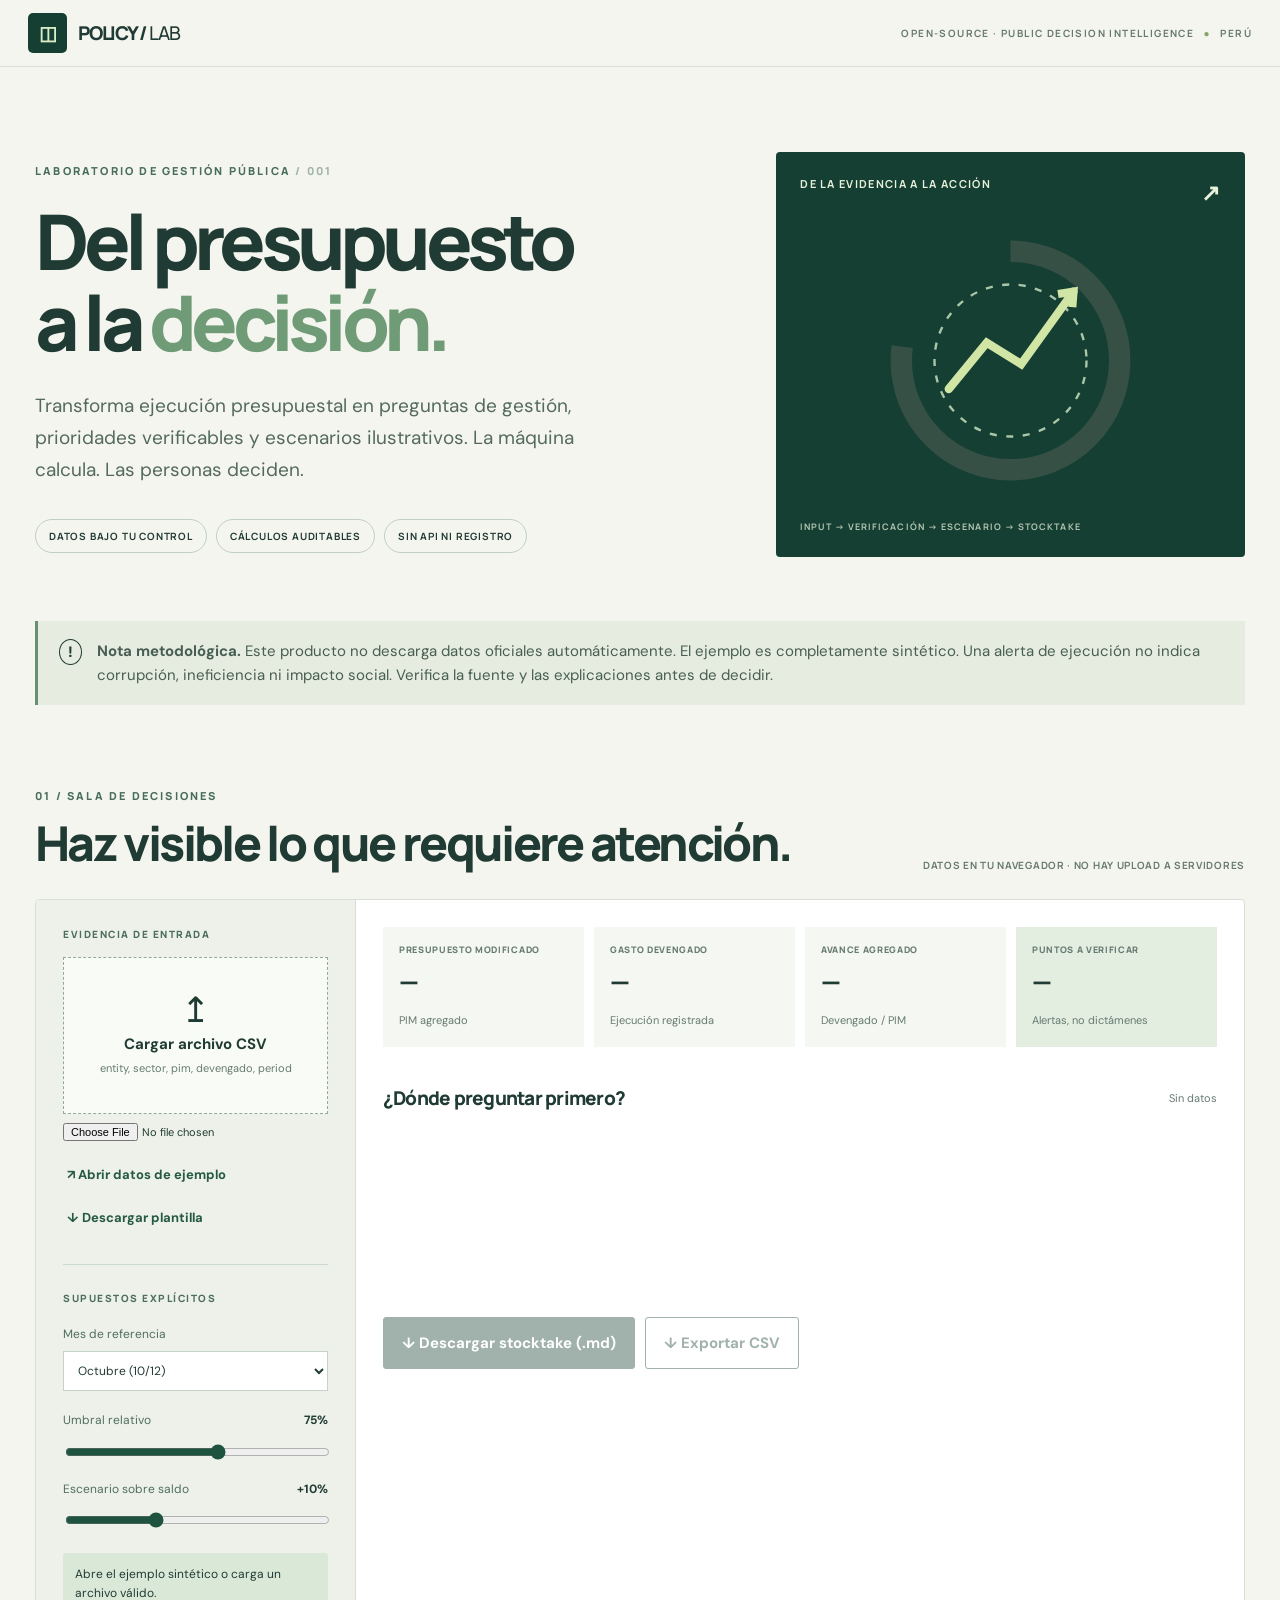
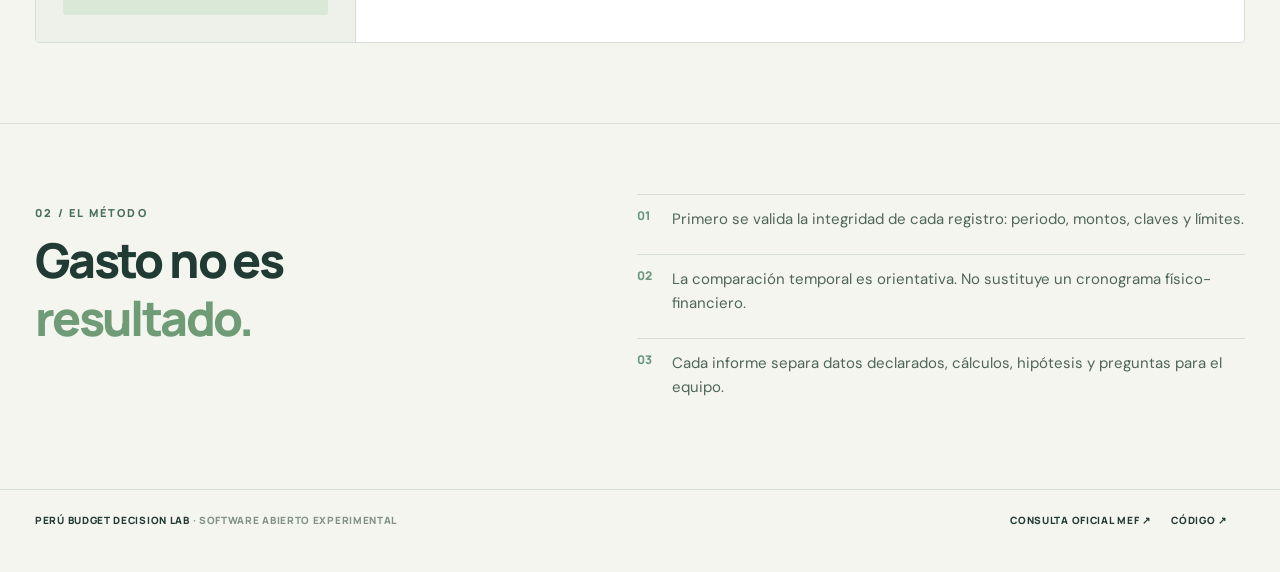
<file: tools/budget-lab/index.html>
<!doctype html><html lang="es"><head><meta charset="utf-8"><meta name="viewport" content="width=device-width, initial-scale=1"><meta name="description" content="Laboratorio abierto de decisiones presupuestales en Perú: escenarios auditables, alertas y reportes descargables."><title>Budget Decision Lab | Perú</title><link rel="stylesheet" href="style.css"></head><body>
<header class="mast"><a class="brand" href="#inicio"><span class="mark">◫</span> POLICY / <span>LAB</span></a><span class="mastnote">OPEN-SOURCE · PUBLIC DECISION INTELLIGENCE <i>●</i> PERÚ</span></header>
<main id="inicio"><section class="hero"><div><p class="eyebrow">LABORATORIO DE GESTIÓN PÚBLICA <span> / 001</span></p><h1>Del presupuesto<br>a la <em>decisión.</em></h1><p class="lead">Transforma ejecución presupuestal en preguntas de gestión, prioridades verificables y escenarios ilustrativos. La máquina calcula. Las personas deciden.</p><div class="chips"><span>DATOS BAJO TU CONTROL</span><span>CÁLCULOS AUDITABLES</span><span>SIN API NI REGISTRO</span></div></div><div class="heroart" aria-hidden="true"><div class="arttitle">DE LA EVIDENCIA A LA ACCIÓN <b>↗</b></div><div class="orb"><svg viewBox="0 0 240 240"><circle cx="120" cy="120" r="92" fill="none" stroke="#365045" stroke-width="18" stroke-dasharray="445 578" transform="rotate(-90 120 120)"/><circle cx="120" cy="120" r="64" fill="none" stroke="#a9c7a8" stroke-width="2" stroke-dasharray="6 8"/><path d="M68 144l32-39 29 18 44-61" fill="none" stroke="#d1e5a4" stroke-width="7" stroke-linecap="round"/><path d="M160 64l13-2-1 13" fill="none" stroke="#d1e5a4" stroke-width="7"/></svg></div><div class="artfoot">INPUT → VERIFICACIÓN → ESCENARIO → STOCKTAKE</div></div></section>
<div class="notice"><span class="symbol">!</span><p><strong>Nota metodológica.</strong> Este producto no descarga datos oficiales automáticamente. El ejemplo es completamente sintético. Una alerta de ejecución no indica corrupción, ineficiencia ni impacto social. Verifica la fuente y las explicaciones antes de decidir.</p></div>
<section class="workspace"><div class="head"><div><p class="eyebrow">01 / SALA DE DECISIONES</p><h2>Haz visible lo que requiere atención.</h2></div><span>DATOS EN TU NAVEGADOR · NO HAY UPLOAD A SERVIDORES</span></div>
<div class="panes"><aside class="settings"><p class="label">EVIDENCIA DE ENTRADA</p><label class="uploader" for="upload"><span>↥</span><b>Cargar archivo CSV</b><small>entity, sector, pim, devengado, period</small></label><input type="file" id="upload" accept=".csv,text/csv"><div class="links"><button id="sample" type="button">↗ Abrir datos de ejemplo</button><button id="template" type="button">↓ Descargar plantilla</button></div>
<div class="hair"></div><p class="label">SUPUESTOS EXPLÍCITOS</p><label class="field">Mes de referencia<select id="month"><option value="10">Octubre (10/12)</option><option value="1">Enero</option><option value="2">Febrero</option><option value="3">Marzo</option><option value="4">Abril</option><option value="5">Mayo</option><option value="6">Junio</option><option value="7">Julio</option><option value="8">Agosto</option><option value="9">Setiembre</option><option value="11">Noviembre</option><option value="12">Diciembre</option></select></label><label class="field">Umbral relativo <strong id="threshold-text">75%</strong><input type="range" id="threshold" min="40" max="100" step="5" value="75"></label><label class="field">Escenario sobre saldo <strong id="scenario-text">+10%</strong><input type="range" id="scenario" min="0" max="30" step="5" value="10"></label><div id="status" class="status" role="status">Abre el ejemplo sintético o carga un archivo válido.</div></aside>
<div class="outcomes"><div class="kpis"><div><span>PRESUPUESTO MODIFICADO</span><strong id="pim">—</strong><small>PIM agregado</small></div><div><span>GASTO DEVENGADO</span><strong id="spent">—</strong><small>Ejecución registrada</small></div><div><span>AVANCE AGREGADO</span><strong id="ratio">—</strong><small>Devengado / PIM</small></div><div class="flag"><span>PUNTOS A VERIFICAR</span><strong id="flags">—</strong><small>Alertas, no dictámenes</small></div></div><div class="charttop"><h3>¿Dónde preguntar primero?</h3><span id="meta">Sin datos</span></div><div id="bars" class="bars" aria-label="Ejecución porcentual por entidad"></div><div class="download"><button disabled id="report">↓ Descargar stocktake (.md)</button><button disabled id="export" class="secondary">↓ Exportar CSV</button></div></div></div></section>
<section class="about"><div><p class="eyebrow">02 / EL MÉTODO</p><h2>Gasto no es<br><em>resultado.</em></h2></div><div class="principles"><div><b>01</b><p>Primero se valida la integridad de cada registro: periodo, montos, claves y límites.</p></div><div><b>02</b><p>La comparación temporal es orientativa. No sustituye un cronograma físico-financiero.</p></div><div><b>03</b><p>Cada informe separa datos declarados, cálculos, hipótesis y preguntas para el equipo.</p></div></div></section>
<footer><div>PERÚ BUDGET DECISION LAB <span>· SOFTWARE ABIERTO EXPERIMENTAL</span></div><div><a href="https://www.mef.gob.pe/es/seguimiento-de-la-ejecucion-presupuestal-consulta-amigable" target="_blank" rel="noopener">CONSULTA OFICIAL MEF ↗</a> <a href="https://github.com/manuelpastorv/peru-health-map/tree/main/tools/budget-lab">CÓDIGO ↗</a></div></footer></main><script type="module" src="app.mjs"></script></body></html>
</file>
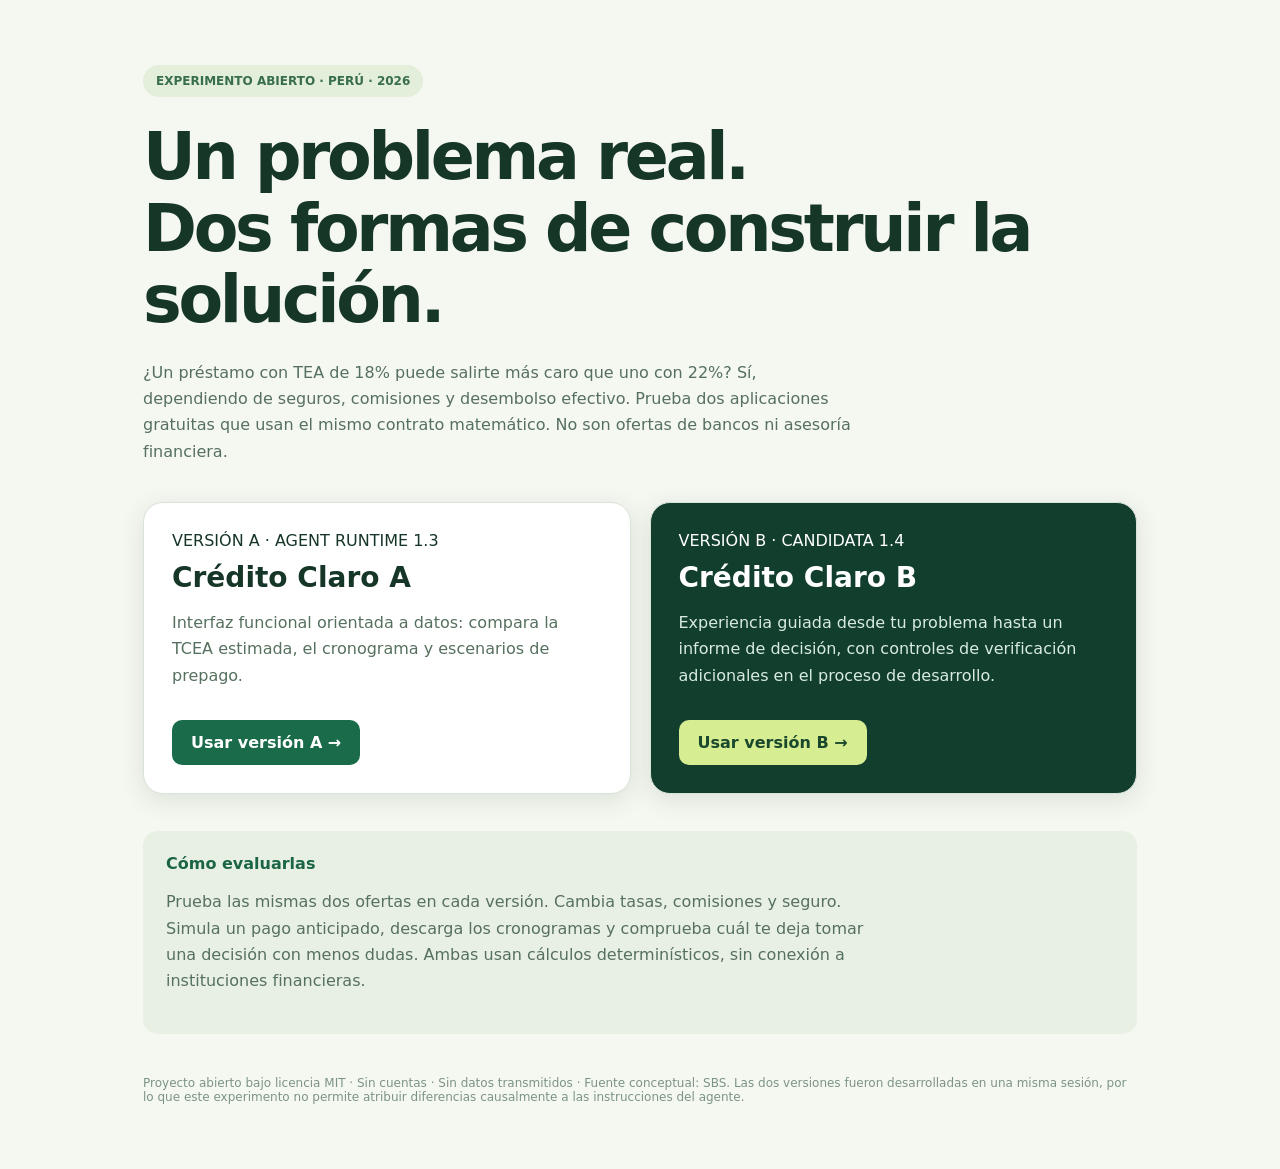
<file: tools/credito-claro/index.html>
<!doctype html><html lang="es-PE"><head><meta charset="utf-8"><meta name="viewport" content="width=device-width,initial-scale=1"><title>Crédito Claro Perú · Compara dos versiones</title><style>
:root{font-family:system-ui,-apple-system,'Segoe UI',sans-serif;background:#f5f7f1;color:#163627}*{box-sizing:border-box}body{margin:0}main{max-width:1040px;margin:auto;padding:65px 23px}.chip{display:inline-block;background:#e4efdb;color:#386e4c;padding:9px 13px;border-radius:20px;font-weight:750;font-size:12px}h1{font-size:clamp(36px,6vw,65px);line-height:1.1;letter-spacing:-.05em;margin:24px 0}p{color:#56705e;line-height:1.65;max-width:720px}.two{display:grid;grid-template-columns:1fr 1fr;gap:19px;margin:37px 0}.card{border-radius:20px;background:white;border:1px solid #d8e4d9;padding:28px;box-shadow:0 6px 24px #2e5b3020}.card.b{background:#123e2e;color:white}.card.b p{color:#d8ebe0}.card h2{font-size:28px;margin:11px 0}.card a{display:inline-block;margin-top:15px;padding:13px 19px;background:#196b4a;border-radius:10px;color:white;text-decoration:none;font-weight:750}.card.b a{background:#d6ed91;color:#1a482d}.small{font-size:12px}.steps{padding:23px;background:#e8f0e4;border-radius:15px}.steps strong{color:#1b6546}footer{color:#7c9482;font-size:12px;margin-top:42px}@media(max-width:700px){main{padding:40px 16px}.two{grid-template-columns:1fr}.card{padding:22px}}</style></head><body><main><span class="chip">EXPERIMENTO ABIERTO · PERÚ · 2026</span><h1>Un problema real.<br>Dos formas de construir la solución.</h1><p>¿Un préstamo con TEA de 18% puede salirte más caro que uno con 22%? Sí, dependiendo de seguros, comisiones y desembolso efectivo. Prueba dos aplicaciones gratuitas que usan el mismo contrato matemático. No son ofertas de bancos ni asesoría financiera.</p><div class="two"><section class="card"><span>VERSIÓN A · AGENT RUNTIME 1.3</span><h2>Crédito Claro A</h2><p>Interfaz funcional orientada a datos: compara la TCEA estimada, el cronograma y escenarios de prepago.</p><a href="a/">Usar versión A →</a></section><section class="card b"><span>VERSIÓN B · CANDIDATA 1.4</span><h2>Crédito Claro B</h2><p>Experiencia guiada desde tu problema hasta un informe de decisión, con controles de verificación adicionales en el proceso de desarrollo.</p><a href="b/">Usar versión B →</a></section></div><div class="steps"><strong>Cómo evaluarlas</strong><p>Prueba las mismas dos ofertas en cada versión. Cambia tasas, comisiones y seguro. Simula un pago anticipado, descarga los cronogramas y comprueba cuál te deja tomar una decisión con menos dudas. Ambas usan cálculos determinísticos, sin conexión a instituciones financieras.</p></div><footer>Proyecto abierto bajo licencia MIT · Sin cuentas · Sin datos transmitidos · Fuente conceptual: SBS. Las dos versiones fueron desarrolladas en una misma sesión, por lo que este experimento no permite atribuir diferencias causalmente a las instrucciones del agente.</footer></main></body></html>
</file>
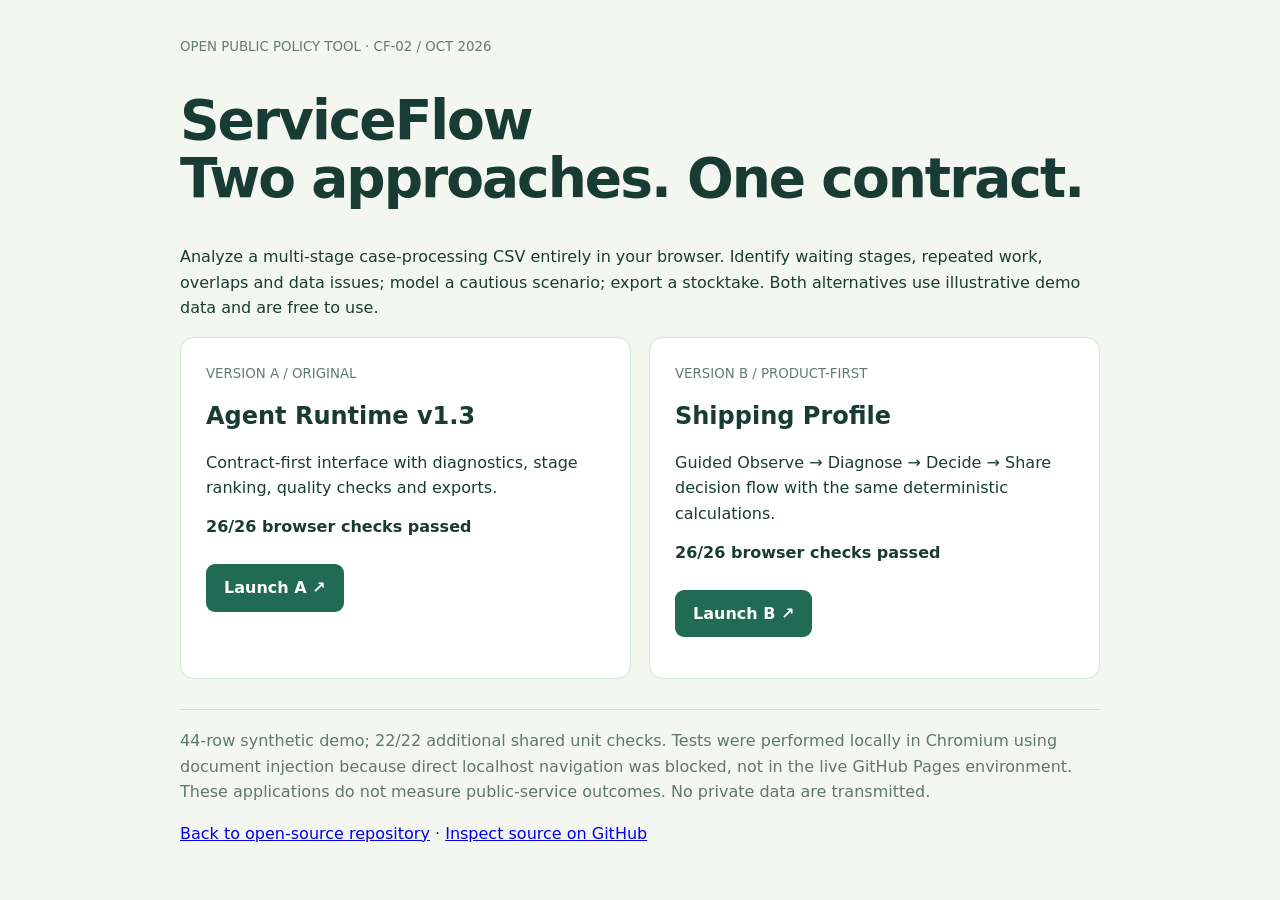
<file: tools/serviceflow/index.html>
<!doctype html><html lang="en"><meta charset="utf-8"><meta name="viewport" content="width=device-width, initial-scale=1"><title>ServiceFlow · A/B open-source experiment</title><style>:root{font-family:system-ui;color:#183c34;background:#f3f6f1}*{box-sizing:border-box}body{max-width:960px;margin:0 auto;padding:36px 20px}h1{font-size:clamp(32px,6vw,55px);letter-spacing:-2px;line-height:1.05}p{line-height:1.6}article{padding:25px;border:1px solid #d4e4d9;border-radius:14px;background:#fff;min-width:0}main{display:grid;grid-template-columns:1fr 1fr;gap:18px}a.launch{display:inline-block;margin-top:12px;color:#fff;text-decoration:none;background:#216b54;padding:11px 18px;border-radius:9px;font-weight:700}small{color:#627c6d}.note{border-top:1px solid #ceded4;margin-top:30px;padding-top:18px;color:#60786a}@media(max-width:650px){main{grid-template-columns:1fr}}</style><small>OPEN PUBLIC POLICY TOOL · CF-02 / OCT 2026</small><h1>ServiceFlow<br>Two approaches. One contract.</h1><p>Analyze a multi-stage case-processing CSV entirely in your browser. Identify waiting stages, repeated work, overlaps and data issues; model a cautious scenario; export a stocktake. Both alternatives use illustrative demo data and are free to use.</p><main><article><small>VERSION A / ORIGINAL</small><h2>Agent Runtime v1.3</h2><p>Contract-first interface with diagnostics, stage ranking, quality checks and exports.</p><strong>26/26 browser checks passed</strong><p><a class="launch" href="a/index.html">Launch A ↗</a></p></article><article><small>VERSION B / PRODUCT-FIRST</small><h2>Shipping Profile</h2><p>Guided Observe → Diagnose → Decide → Share decision flow with the same deterministic calculations.</p><strong>26/26 browser checks passed</strong><p><a class="launch" href="b/index.html">Launch B ↗</a></p></article></main><p class="note">44-row synthetic demo; 22/22 additional shared unit checks. Tests were performed locally in Chromium using document injection because direct localhost navigation was blocked, not in the live GitHub Pages environment. These applications do not measure public-service outcomes. No private data are transmitted.</p><p><a href="../../README.md">Back to open-source repository</a> · <a href="https://github.com/manuelpastorv/peru-health-map/tree/main/tools/serviceflow">Inspect source on GitHub</a></p></html>
</file>
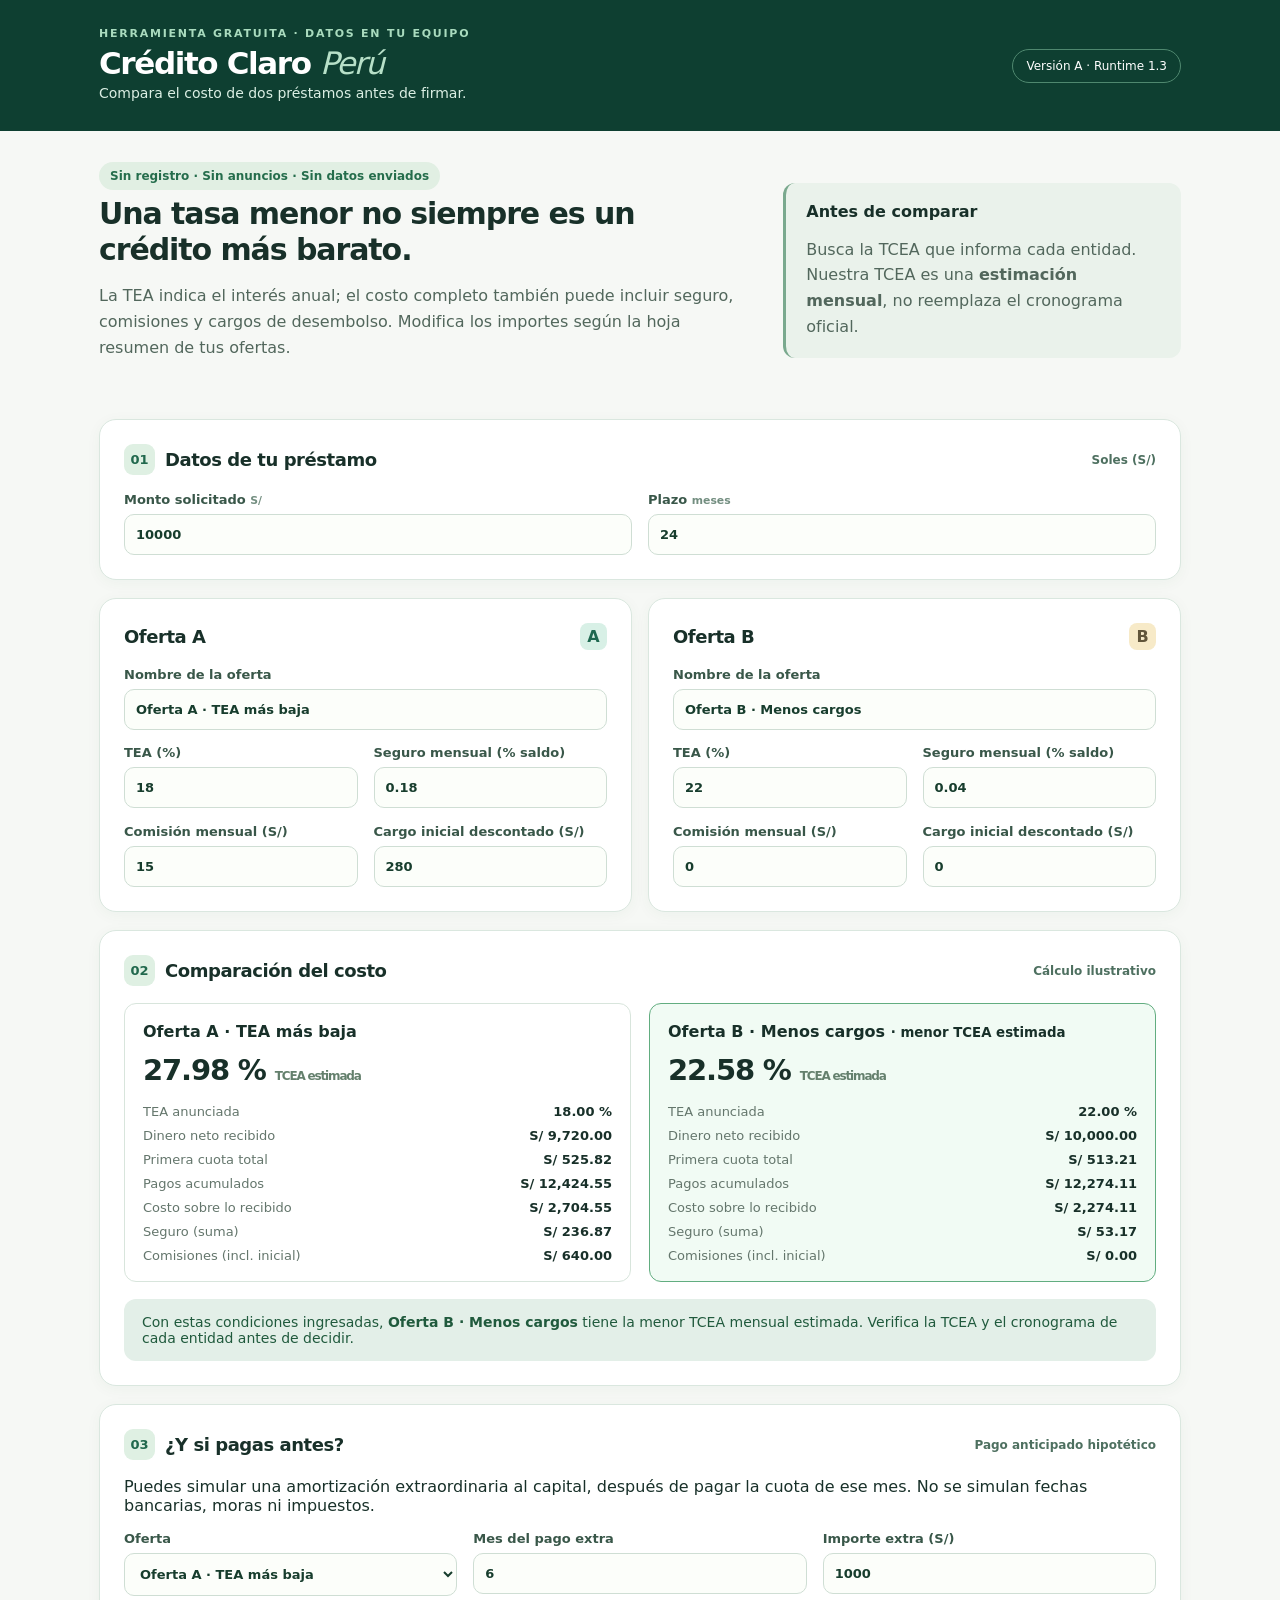
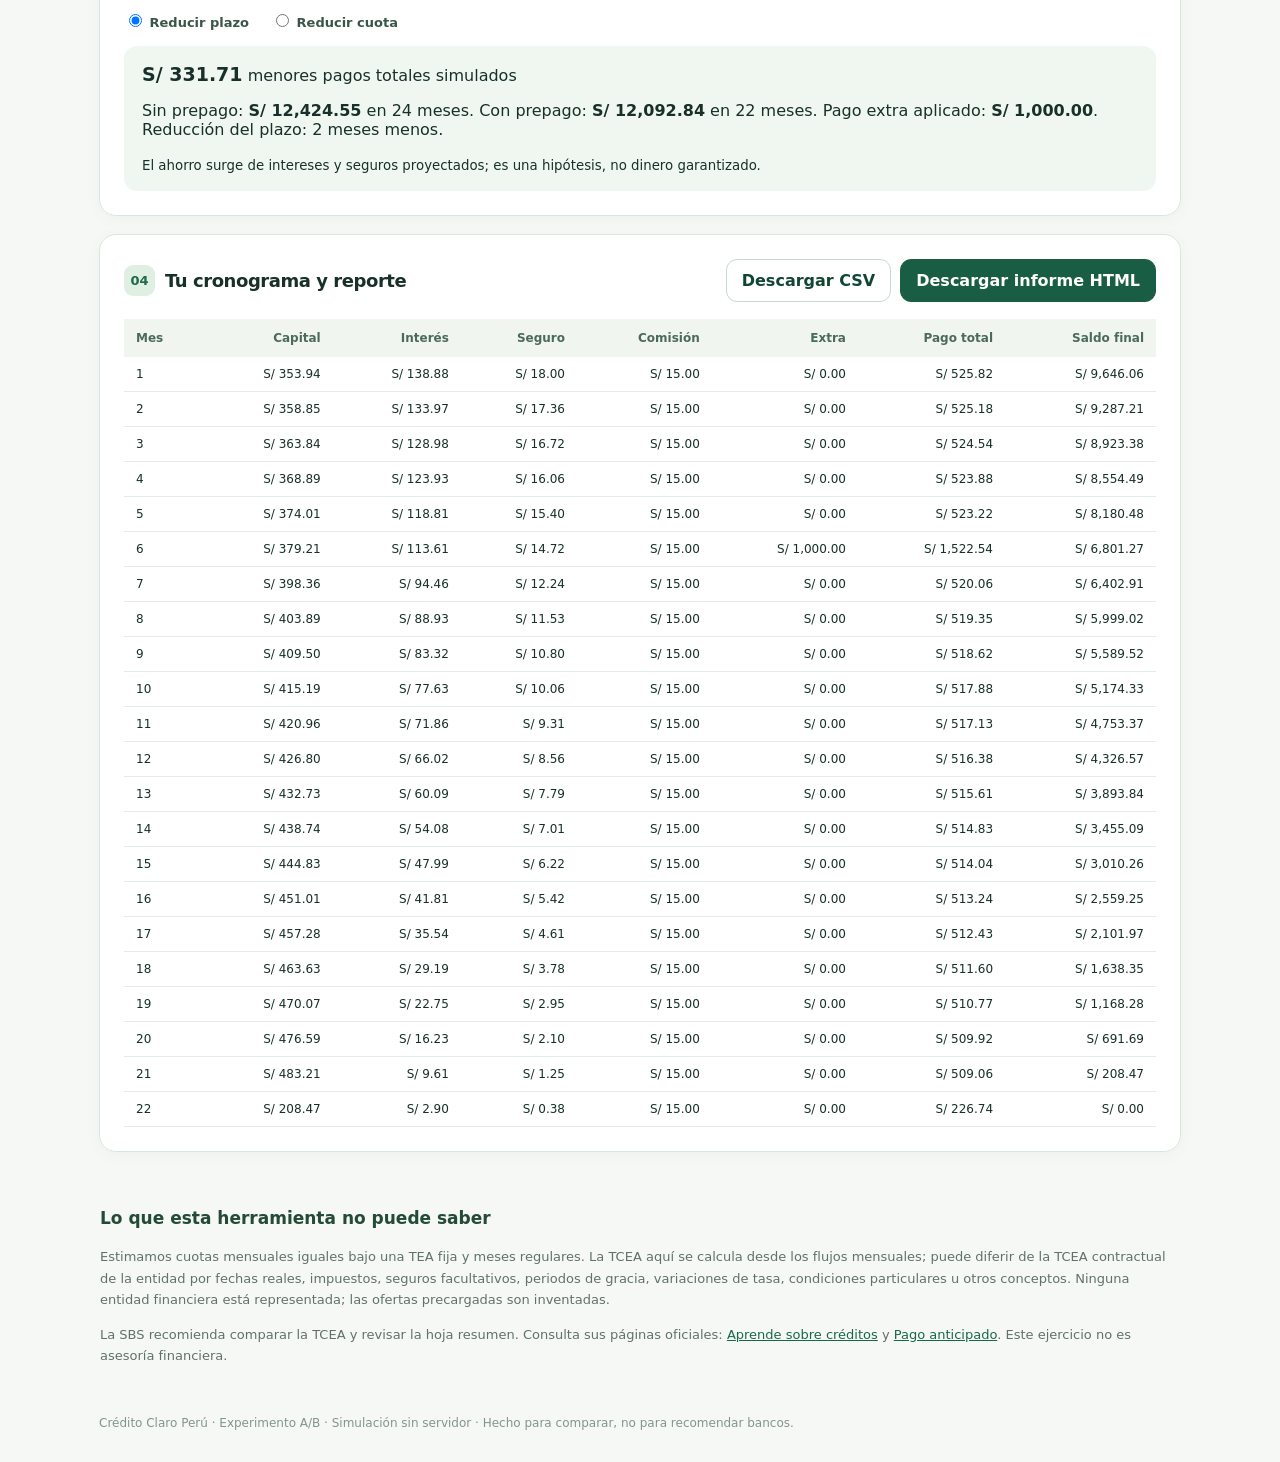
<file: tools/credito-claro/a/index.html>
<!doctype html><html lang="es-PE"><head><meta charset="utf-8"><meta name="viewport" content="width=device-width,initial-scale=1"><meta name="color-scheme" content="light"><title>Crédito Claro Perú · Runtime 1.3</title><style>:root{font-family:Inter,system-ui,-apple-system,BlinkMacSystemFont,"Segoe UI",sans-serif;color:#183029;background:#f6f8f5}*{box-sizing:border-box}body{margin:0}button,input,select{font:inherit}a{color:#17684e}button{cursor:pointer;border:1px solid #c7d8d0;color:#124632;border-radius:11px;padding:11px 15px;background:#fff;font-weight:650}button:hover{background:#ecf6ed}button.primary{background:#195d45;color:#fff;border-color:#195d45}.layout{max-width:1130px;margin:auto;padding-left:24px;padding-right:24px}.header{background:#0e3f31;color:white}.head{display:flex;justify-content:space-between;align-items:center;padding-top:27px;padding-bottom:26px;gap:20px}.eyebrow{font-size:11px;letter-spacing:.16em;font-weight:750;color:#a9dbbe}.head h1{font-size:31px;margin:5px 0 2px;letter-spacing:-.045em}.head em{font-weight:450;color:#b7e0c8}.head p{margin:4px 0;color:#dbefe4;font-size:14px}.version{border:1px solid #4f886f;padding:9px 13px;border-radius:20px;font-size:12px;white-space:nowrap}.intro{padding:34px 0 25px;display:grid;grid-template-columns:1.65fr 1fr;gap:28px;align-items:center}.intro h2{font-size:30px;line-height:1.19;margin:12px 0;letter-spacing:-.036em;max-width:600px}.intro p{color:#52675c;line-height:1.6;max-width:700px}.intro-aside{background:#eaf2eb;padding:19px 20px;border-left:3px solid #7aa98e;border-radius:12px}.intro-aside p{margin-bottom:0}.pill{color:#256d4c;background:#e1efe3;padding:7px 11px;border-radius:20px;font-weight:700;font-size:12px}.panel{background:white;border:1px solid #dae7df;border-radius:17px;padding:24px;margin:18px 0;box-shadow:0 3px 15px #1552360b}.section-head{display:flex;justify-content:space-between;align-items:center;gap:16px;flex-wrap:wrap;margin-bottom:17px}.section-head>div:first-child{display:flex;align-items:center;gap:10px}.section-head h2{font-size:18px;margin:0;letter-spacing:-.025em}.step{background:#dff0e3;color:#21684d;border-radius:9px;width:31px;height:31px;display:grid;place-items:center;font-weight:800;font-size:13px}.tag{color:#4e7060;font-size:12px;font-weight:700}.grid2{display:grid;grid-template-columns:repeat(2,minmax(0,1fr));gap:16px}.grid3{display:grid;grid-template-columns:repeat(3,minmax(0,1fr));gap:16px}label{font-size:13px;font-weight:690;color:#395749;display:block}label small{color:#738e80}input[type=number],input[type=text],label>input:not([type=radio]),select{display:block;width:100%;margin-top:7px;border:1px solid #cfded4;border-radius:10px;background:#fcfefa;padding:12px 11px;outline-color:#548f6e;color:#173d2d;min-width:0}input:focus,select:focus{border-color:#28714f}.offer-grid{display:grid;grid-template-columns:1fr 1fr;gap:16px}.offer-grid .panel{margin:0}.offer>label{margin-bottom:15px}.letter{width:27px;height:27px;border-radius:8px;display:grid;place-items:center;font-weight:800}.letter.a{color:#1e6850;background:#d8f0e6}.letter.b{color:#61553a;background:#f7eac8}.error{background:#fff1eb;color:#92392d;border:1px solid #f1bdb4;padding:16px;border-radius:12px;margin:15px 0}.result-grid{display:grid;grid-template-columns:1fr 1fr;gap:18px}.result-card{border-radius:12px;border:1px solid #d8e5dc;padding:18px;min-width:0}.result-card.good{border-color:#62ad80;background:#f1fbf4}.result-card h3{margin:0 0 12px;font-size:16px}.result-card .big{font-size:29px;font-weight:830;letter-spacing:-.04em}.result-card .big small{font-size:12px;color:#64806d}.result-card dl{display:grid;grid-template-columns:1.25fr .9fr;gap:9px;margin:17px 0 0;font-size:13px}.result-card dt{color:#64766c}.result-card dd{text-align:right;margin:0;font-variant-numeric:tabular-nums;font-weight:740}.verdict{background:#e3efe8;color:#205a3d;padding:15px 18px;border-radius:12px;font-size:14px;margin-top:17px}.scenario-card{background:#f0f7f1;border-radius:13px;padding:17px 18px;margin-top:16px}.scenario-card strong{font-size:19px}.radios{display:flex;flex-wrap:wrap;gap:22px;margin:15px 0}.radios label{font-weight:600}.actions{display:flex;gap:9px;flex-wrap:wrap}.table-scroll{overflow-x:auto}table{border-collapse:collapse;width:100%;min-width:745px;font-size:12px}th{text-align:right;color:#4b6a5a;font-weight:800;background:#f0f5ef;padding:12px}th:first-child,td:first-child{text-align:left}td{text-align:right;padding:10px 12px;border-bottom:1px solid #e4ece7;font-variant-numeric:tabular-nums}tr:hover td{background:#f7fbf8}.fine{padding:20px 1px 36px;color:#607269;font-size:13px;line-height:1.65}.fine h2{font-size:17px;color:#234b36}.footer{padding-top:0;padding-bottom:32px;color:#829688;font-size:12px}@media(max-width:720px){.layout{padding-left:15px;padding-right:15px}.head{align-items:flex-start;flex-wrap:wrap}.head h1{font-size:27px}.intro{grid-template-columns:1fr;gap:8px}.intro h2{font-size:25px}.offer-grid,.result-grid{grid-template-columns:1fr}.grid3{grid-template-columns:1fr 1fr}.panel{padding:17px}.actions{width:100%}.actions button{flex:1}.result-card .big{font-size:27px}}@media(max-width:410px){.grid2,.grid3{grid-template-columns:1fr}.section-head h2{font-size:16px}.version{white-space:normal}}
</style></head><body>
<header class="header"><div class="layout head"><div><div class="eyebrow">HERRAMIENTA GRATUITA · DATOS EN TU EQUIPO</div><h1>Crédito Claro <em>Perú</em></h1><p>Compara el costo de dos préstamos antes de firmar.</p></div><span class="version">Versión A · Runtime 1.3</span></div></header>
<main class="layout">
<section class="intro"><div><span class="pill">Sin registro · Sin anuncios · Sin datos enviados</span><h2>Una tasa menor no siempre es un crédito más barato.</h2><p>La TEA indica el interés anual; el costo completo también puede incluir seguro, comisiones y cargos de desembolso. Modifica los importes según la hoja resumen de tus ofertas.</p></div><div class="intro-aside"><strong>Antes de comparar</strong><p>Busca la TCEA que informa cada entidad. Nuestra TCEA es una <b>estimación mensual</b>, no reemplaza el cronograma oficial.</p></div></section>
<section class="panel"><div class="section-head"><div><span class="step">01</span><h2>Datos de tu préstamo</h2></div><span class="tag">Soles (S/)</span></div><div class="grid2"><label>Monto solicitado <small>S/</small><input id="principal" type="number" min="100" max="1000000" step="100" value="10000"></label><label>Plazo <small>meses</small><input id="months" type="number" min="3" max="120" step="1" value="24"></label></div></section>
<section class="offer-grid" aria-label="Ofertas a comparar"><div class="panel offer"><div class="section-head"><h2>Oferta A</h2><span class="letter a">A</span></div><label>Nombre de la oferta<input id="a-name" maxlength="100" value="Oferta A · TEA más baja"></label><div class="grid2"><label>TEA (%)<input id="a-tea" type="number" min="0" max="200" step="0.1" value="18"></label><label>Seguro mensual (% saldo)<input id="a-insurance" type="number" min="0" max="3" step="0.01" value="0.18"></label><label>Comisión mensual (S/)<input id="a-monthly" type="number" min="0" max="500" step="1" value="15"></label><label>Cargo inicial descontado (S/)<input id="a-upfront" type="number" min="0" step="1" value="280"></label></div></div><div class="panel offer"><div class="section-head"><h2>Oferta B</h2><span class="letter b">B</span></div><label>Nombre de la oferta<input id="b-name" maxlength="100" value="Oferta B · Menos cargos"></label><div class="grid2"><label>TEA (%)<input id="b-tea" type="number" min="0" max="200" step="0.1" value="22"></label><label>Seguro mensual (% saldo)<input id="b-insurance" type="number" min="0" max="3" step="0.01" value="0.04"></label><label>Comisión mensual (S/)<input id="b-monthly" type="number" min="0" max="500" step="1" value="0"></label><label>Cargo inicial descontado (S/)<input id="b-upfront" type="number" min="0" step="1" value="0"></label></div></div></section>
<div id="errors" class="error" role="alert" hidden></div>
<section class="panel"><div class="section-head"><div><span class="step">02</span><h2>Comparación del costo</h2></div><span class="tag">Cálculo ilustrativo</span></div><div id="results" aria-live="polite"><p>Calculando ofertas…</p></div></section>
<section class="panel"><div class="section-head"><div><span class="step">03</span><h2>¿Y si pagas antes?</h2></div><span class="tag">Pago anticipado hipotético</span></div><p>Puedes simular una amortización extraordinaria al capital, después de pagar la cuota de ese mes. No se simulan fechas bancarias, moras ni impuestos.</p><div class="grid3"><label>Oferta<select id="selected"><option value="0">Oferta A</option><option value="1">Oferta B</option></select></label><label>Mes del pago extra<input id="early-month" type="number" value="6" min="1" max="119" step="1"></label><label>Importe extra (S/)<input id="early-amount" type="number" value="1000" min="0" step="100"></label></div><div class="radios" role="group" aria-label="Objetivo del pago anticipado"><label><input name="mode" type="radio" value="plazo" checked> Reducir plazo</label><label><input name="mode" type="radio" value="cuota"> Reducir cuota</label></div><div id="scenario" aria-live="polite"></div></section>
<section class="panel"><div class="section-head"><div><span class="step">04</span><h2>Tu cronograma y reporte</h2></div><div class="actions"><button id="csv" type="button">Descargar CSV</button><button class="primary" id="report" type="button">Descargar informe HTML</button></div></div><div class="table-scroll"><table><thead><tr><th>Mes</th><th>Capital</th><th>Interés</th><th>Seguro</th><th>Comisión</th><th>Extra</th><th>Pago total</th><th>Saldo final</th></tr></thead><tbody id="schedule"></tbody></table></div></section>
<section class="fine"><h2>Lo que esta herramienta no puede saber</h2><p>Estimamos cuotas mensuales iguales bajo una TEA fija y meses regulares. La TCEA aquí se calcula desde los flujos mensuales; puede diferir de la TCEA contractual de la entidad por fechas reales, impuestos, seguros facultativos, periodos de gracia, variaciones de tasa, condiciones particulares u otros conceptos. Ninguna entidad financiera está representada; las ofertas precargadas son inventadas.</p><p>La SBS recomienda comparar la TCEA y revisar la hoja resumen. Consulta sus páginas oficiales: <a href="https://www.sbs.gob.pe/usuarios/aprende-con-la-sbs/aprende-sobre-creditos" target="_blank" rel="noopener noreferrer">Aprende sobre créditos</a> y <a href="https://www.sbs.gob.pe/usuarios/aprende-con-la-sbs/durantelavigenciadelcredito" target="_blank" rel="noopener noreferrer">Pago anticipado</a>. Este ejercicio no es asesoría financiera.</p></section>
</main><footer class="layout footer">Crédito Claro Perú · Experimento A/B · Simulación sin servidor · Hecho para comparar, no para recomendar bancos.</footer><script>/* Credit engine A, independent A build — monthly simplified cash flows. */
(function(global){'use strict';
const own=(x,k)=>Object.prototype.hasOwnProperty.call(x,k);
function numeric(v,label,min,max){if(v===''||v===null||v===undefined)throw Error('Completa '+label+'.'); const n=Number(v);if(!Number.isFinite(n)||n<min||n>max)throw Error(label+' debe estar entre '+min+' y '+max+'.');return n;}
function inspect(raw,P){const o={name:String(raw.name||'Oferta').slice(0,100),tea:numeric(raw.tea,'TEA',0,200),insurance:numeric(raw.insurance,'Seguro mensual',0,3),monthly:numeric(raw.monthly,'Comisión mensual',0,500),upfront:numeric(raw.upfront,'Comisión inicial',0,P-1)};return o;}
function payment(balance,r,months){if(months<=0)return 0;if(Math.abs(r)<1e-12)return balance/months;return balance*r/(-Math.expm1(-months*Math.log1p(r)));}
function apr(cash,net){let lo=0,hi=1; const pv=r=>cash.reduce((sum,v,i)=>sum+v/Math.pow(1+r,i+1),0);while(pv(hi)>net&&hi<512)hi*=2;for(let j=0;j<125;j++){const m=(lo+hi)/2;if(pv(m)>net)lo=m;else hi=m;}return Math.expm1(12*Math.log1p((lo+hi)/2))*100;}
function simulate(raw,principal,months,prepay){const P=numeric(principal,'Monto',100,1000000),n=numeric(months,'Plazo',3,120);if(n!==Math.floor(n))throw Error('Plazo debe ser un número entero de meses.');const o=inspect(raw,P),r=Math.expm1(Math.log1p(o.tea/100)/12),net=P-o.upfront;
if(net<=0)throw Error('El desembolso neto debe ser positivo.');let scheduled=payment(P,r,n),balance=P,records=[];
let extra=0,changeMonth=0,mode='plazo';if(prepay){extra=numeric(prepay.amount,'Pago extra',0,P);changeMonth=numeric(prepay.month,'Mes del pago extra',1,n-1);if(!Number.isInteger(changeMonth))throw Error('El mes debe ser entero.'); mode=prepay.mode;if(!['plazo','cuota'].includes(mode))throw Error('Selecciona reducir plazo o cuota.');}
for(let i=1;i<=n && balance>1e-8;i++){
 const before=balance,interest=before*r,insurance=before*o.insurance/100;let capital=Math.min(before,Math.max(0,scheduled-interest));
 if(i===n)capital=before;
 const ordinary=capital+interest+insurance+o.monthly;
 balance=Math.max(0,balance-capital);
 const additional=(prepay&&i===changeMonth)?Math.min(balance,extra):0;
 balance=Math.max(0,balance-additional);
 const total=ordinary+additional;
 records.push({month:i,before,interest,insurance,fee:o.monthly,principal:capital,extra:additional,total,balance});
 if(additional>0&&mode==='cuota'&&i<n&&balance>1e-8)scheduled=payment(balance,r,n-i);
 }
const total=records.reduce((v,row)=>v+row.total,0);const cash=records.map(row=>row.total);return {offer:o,principal:P,months:n,net,monthlyBase:payment(P,r,n),monthlyEffectiveRate:r,total,interest:records.reduce((v,x)=>v+x.interest,0),insuranceCost:records.reduce((v,x)=>v+x.insurance,0),fees:records.reduce((v,x)=>v+x.fee,0)+o.upfront,rows:records,cost:total-net,apr:apr(cash,net),lastBalance:balance};}
function compare(inputs){let P=numeric(inputs.P,'Monto',100,1000000),n=numeric(inputs.n,'Plazo',3,120);let offers=inputs.offers.map(o=>simulate(o,P,n));return {offers,winner:offers[0].apr<=offers[1].apr?0:1};}
global.CreditoA={numeric,simulate,compare,payment};
})(typeof window==='undefined'?globalThis:window);
</script><script>(function(){'use strict';
const $=id=>document.getElementById(id), money=x=>'S/ '+new Intl.NumberFormat('es-PE',{minimumFractionDigits:2,maximumFractionDigits:2}).format(x),pct=x=>new Intl.NumberFormat('es-PE',{minimumFractionDigits:2,maximumFractionDigits:2}).format(x)+' %',escape=s=>String(s).replace(/[&<>"']/g,c=>({'&':'&amp;','<':'&lt;','>':'&gt;','"':'&quot;',"'":'&#39;'}[c]));
let latest=null;
function values(){const P=$('principal').value,n=$('months').value,offers=['a','b'].map(k=>({name:$(k+'-name').value,tea:$(k+'-tea').value,insurance:$(k+'-insurance').value,monthly:$(k+'-monthly').value,upfront:$(k+'-upfront').value}));return {P,n,offers};}
function prepay(){return {month:$('early-month').value,amount:$('early-amount').value,mode:document.querySelector('input[name=mode]:checked').value};}
function render(){try{const data=values(),base=CreditoA.compare(data),idx=Number($('selected').value),x=base.offers[idx],prev=prepay(),alternative=CreditoA.simulate(data.offers[idx],data.P,data.n,prev);
 $('errors').hidden=true;latest={data,base,idx,alternative,prev};
 $('selected').options[0].textContent=data.offers[0].name.slice(0,38)||'Oferta A';$('selected').options[1].textContent=data.offers[1].name.slice(0,38)||'Oferta B';
 const markup=base.offers.map((o,i)=>`<article class="result-card ${base.winner===i?'good':''}"><h3>${escape(o.offer.name)} ${base.winner===i?'<small>· menor TCEA estimada</small>':''}</h3><div class="big" data-testid="apr-${i}">${pct(o.apr)} <small>TCEA estimada</small></div><dl><dt>TEA anunciada</dt><dd>${pct(o.offer.tea)}</dd><dt>Dinero neto recibido</dt><dd>${money(o.net)}</dd><dt>Primera cuota total</dt><dd>${money(o.rows[0].total)}</dd><dt>Pagos acumulados</dt><dd data-testid="total-${i}">${money(o.total)}</dd><dt>Costo sobre lo recibido</dt><dd>${money(o.cost)}</dd><dt>Seguro (suma)</dt><dd>${money(o.insuranceCost)}</dd><dt>Comisiones (incl. inicial)</dt><dd>${money(o.fees)}</dd></dl></article>`).join('');
 $('results').innerHTML=`<div class="result-grid">${markup}</div><div class="verdict" id="winner">Con estas condiciones ingresadas, <b>${escape(base.offers[base.winner].offer.name)}</b> tiene la menor TCEA mensual estimada. Verifica la TCEA y el cronograma de cada entidad antes de decidir.</div>`;
 let saved=x.total-alternative.total;let earlyMonths=x.rows.length-alternative.rows.length;const earlyUsed=alternative.rows.some(r=>r.extra>0);
 $('scenario').innerHTML=`<div class="scenario-card"><strong data-testid="saving">${money(Math.max(0,saved))}</strong> <span>menores pagos totales simulados</span><p>Sin prepago: <b>${money(x.total)}</b> en ${x.rows.length} meses. Con prepago: <b>${money(alternative.total)}</b> en ${alternative.rows.length} meses. Pago extra aplicado: <b>${money(alternative.rows.reduce((a,r)=>a+r.extra,0))}</b>. ${prev.mode==='plazo'?'Reducción del plazo: '+earlyMonths+' meses menos.':'Reducción de la cuota: se conserva el plazo, salvo cancelación total.'}</p><small>${earlyUsed?'El ahorro surge de intereses y seguros proyectados; es una hipótesis, no dinero garantizado.':'No se aplicó pago extraordinario efectivo: comprueba mes y saldo.'}</small></div>`;
 $('schedule').innerHTML=alternative.rows.map(r=>`<tr><td>${r.month}</td><td>${money(r.principal)}</td><td>${money(r.interest)}</td><td>${money(r.insurance)}</td><td>${money(r.fee)}</td><td>${money(r.extra)}</td><td>${money(r.total)}</td><td>${money(r.balance)}</td></tr>`).join('');
 }catch(err){latest=null;$('errors').textContent='Revisa los datos: '+String(err.message||err);$('errors').hidden=false;$('results').replaceChildren();$('scenario').replaceChildren();$('schedule').replaceChildren();}}
function csvEsc(v){let s=String(v); if(/^[\s]*[=+@\-\t\r]/.test(s))s="'"+s;return '"'+s.replace(/"/g,'""')+'"';}
function save(content,type,name){let obj=URL.createObjectURL(new Blob([content],{type}));let a=document.createElement('a');a.href=obj;a.download=name;document.body.append(a);a.click();a.remove();setTimeout(()=>URL.revokeObjectURL(obj),1500);}
function exportCsv(){if(!latest)return;const {alternative,base,idx}=latest;const csv=[['Oferta','Mes','Capital','Interés','Seguro','Comisión mensual','Pago extra','Pago total','Saldo'],...alternative.rows.map(r=>[base.offers[idx].offer.name,r.month,r.principal.toFixed(2),r.interest.toFixed(2),r.insurance.toFixed(2),r.fee.toFixed(2),r.extra.toFixed(2),r.total.toFixed(2),r.balance.toFixed(2)])].map(row=>row.map(csvEsc).join(',')).join('\r\n');save('\ufeff'+csv,'text/csv;charset=utf-8','credito-claro-cronograma-A.csv');}
function exportReport(){if(!latest)return;const {base,alternative,idx,prev}=latest,chosen=base.offers[idx];const table=alternative.rows.map(r=>`<tr><td>${r.month}</td><td>${money(r.principal)}</td><td>${money(r.interest)}</td><td>${money(r.insurance)}</td><td>${money(r.extra)}</td><td>${money(r.total)}</td><td>${money(r.balance)}</td></tr>`).join('');let html=`<!doctype html><html lang="es-PE"><meta charset="utf-8"><title>Informe de comparación · Crédito Claro Perú</title><style>body{font:15px system-ui;line-height:1.6;color:#193b2a;max-width:830px;margin:30px auto;padding:0 20px}h1{color:#175941}table{width:100%;border-collapse:collapse;font-size:12px}td,th{border-bottom:1px solid #ccc;text-align:right;padding:8px}td:first-child{text-align:left}small{color:#567}</style><h1>Crédito Claro Perú · Informe de simulación</h1><p>Generado localmente; las ofertas NO son cotizaciones oficiales ni recomendaciones bancarias.</p><h2>Comparación</h2><table><tr><th>Oferta</th><th>TEA</th><th>TCEA estimada</th><th>Neto recibido</th><th>Pagos totales</th></tr>${base.offers.map(o=>`<tr><td>${escape(o.offer.name)}</td><td>${pct(o.offer.tea)}</td><td>${pct(o.apr)}</td><td>${money(o.net)}</td><td>${money(o.total)}</td></tr>`).join('')}</table><h2>Pago anticipado hipotético</h2><p>Oferta: ${escape(chosen.offer.name)}. Mes: ${escape(prev.month)}. Método: ${escape(prev.mode)}. Pago extra realmente aplicado: ${money(alternative.rows.reduce((a,r)=>a+r.extra,0))}. Total sin extra: ${money(chosen.total)}. Total con extra: ${money(alternative.total)}. Menor costo proyectado: ${money(chosen.total-alternative.total)}.</p><h2>Cronograma simulado</h2><table><tr><th>Mes</th><th>Capital</th><th>Interés</th><th>Seguro</th><th>Extra</th><th>Total</th><th>Saldo</th></tr>${table}</table><p><small>Supuestos: TEA fija, cuotas mensuales iguales, seguro sobre saldo inicial, comisión mensual fija, comisión inicial descontada, sin moras, días calendario ni gastos no declarados. TCEA es estimación por flujo mensual, no la TCEA contractual de SBS. Fuente conceptual: https://www.sbs.gob.pe/usuarios/aprende-con-la-sbs/aprende-sobre-creditos.</small></p></html>`;save(html,'text/html;charset=utf-8','credito-claro-informe-A.html');}
for(let el of document.querySelectorAll('input,select'))el.addEventListener('input',render);
$('csv').addEventListener('click',exportCsv);$('report').addEventListener('click',exportReport);render();
})();
</script></body></html>
</file>
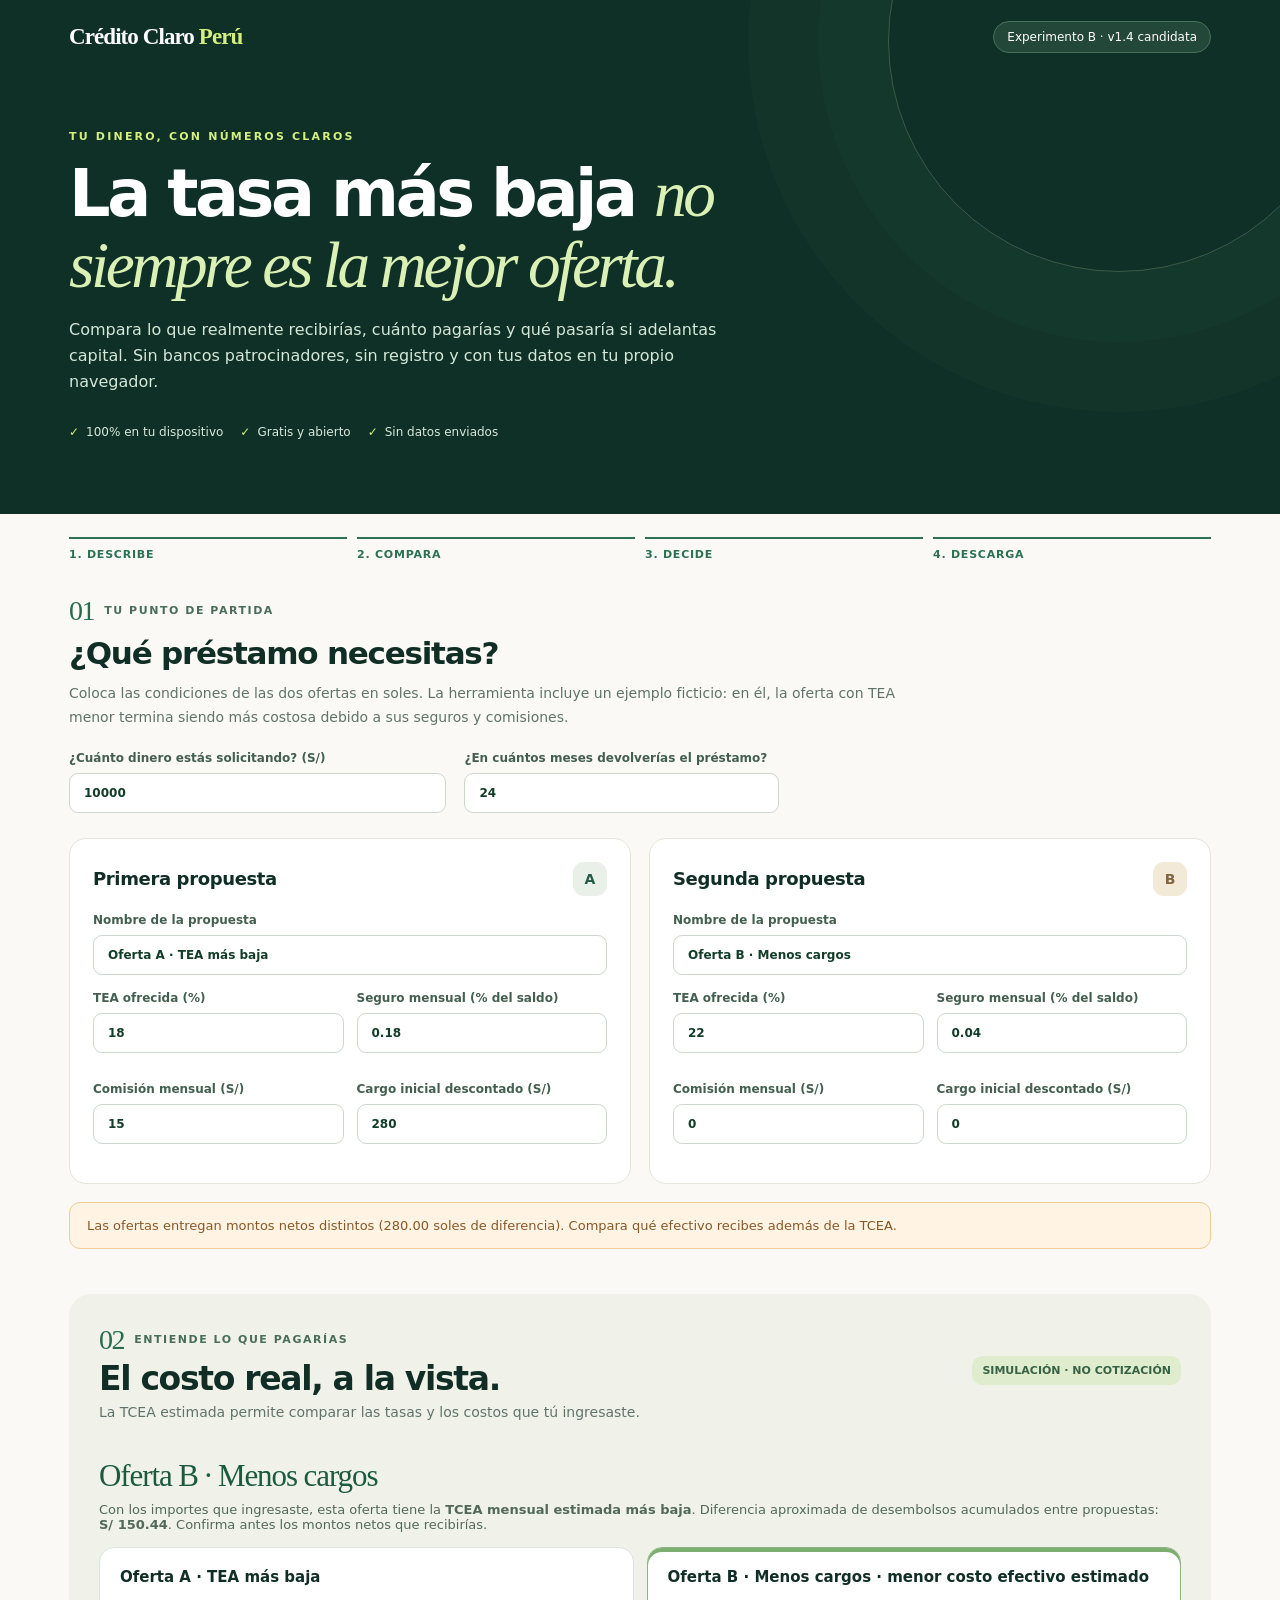
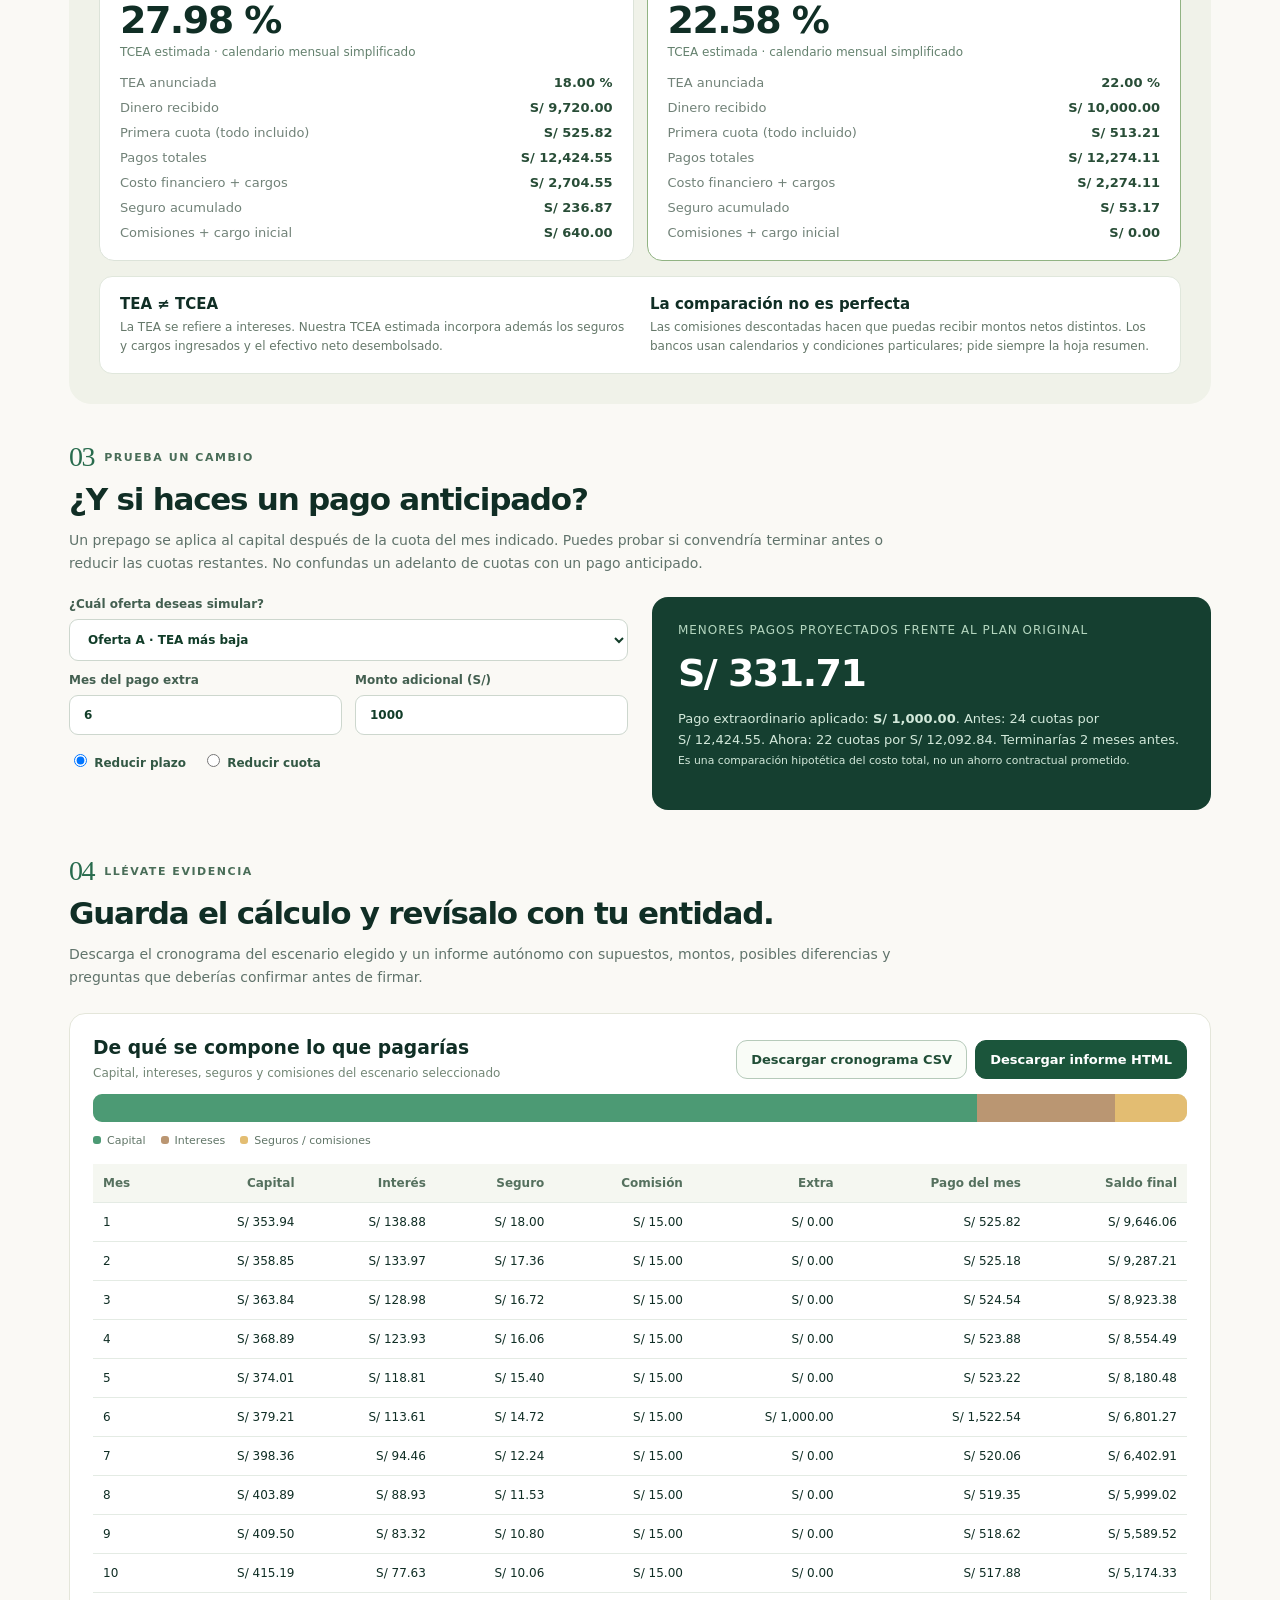
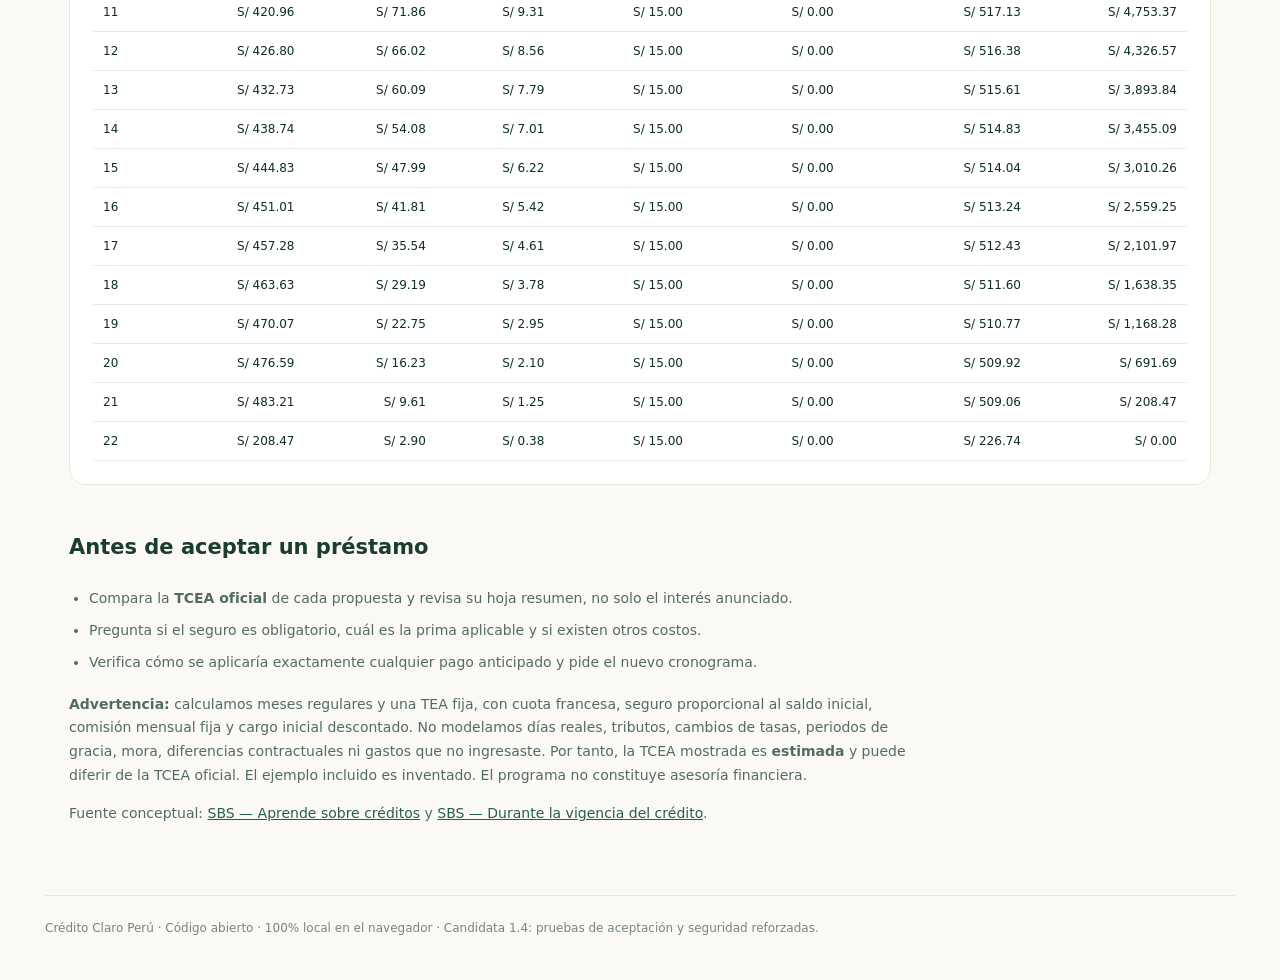
<file: tools/credito-claro/b/index.html>
<!doctype html><html lang="es-PE"><head><meta charset="utf-8"><meta name="viewport" content="width=device-width,initial-scale=1"><meta name="color-scheme" content="light"><title>Crédito Claro Perú · Comparador · Candidata 1.4</title><style>:root{font-family:Inter,ui-sans-serif,system-ui,-apple-system,"Segoe UI",sans-serif;color:#102e25;background:#faf9f5;--dark:#102f27;--lime:#d4ef7f;--border:#e4e6da;--muted:#60736b}*{box-sizing:border-box}body{margin:0;min-width:300px}button,input,select{font:inherit}button{cursor:pointer}a{color:#275e4e}a:focus-visible,button:focus-visible,input:focus-visible,select:focus-visible{outline:3px solid #9ce068;outline-offset:2px}.shell{max-width:1190px;margin:0 auto;padding:0 24px}.top{background:#0f3026;color:white;position:relative;overflow:hidden}.top:after{content:"";position:absolute;right:-70px;top:-190px;width:460px;height:460px;border:1px solid #7ba17f66;border-radius:100%;box-shadow:0 0 0 70px #7ba17f09,0 0 0 140px #7ba17f09}.navigation{display:flex;justify-content:space-between;gap:15px;align-items:center;padding-top:21px;position:relative;z-index:1}.logo{font-family:Georgia,serif;font-size:23px;font-weight:bold;letter-spacing:-.04em}.logo em{font-style:normal;color:var(--lime)}.top-meta{font-size:12px;background:#234738;padding:8px 13px;border:1px solid #47715b;border-radius:20px}.hero{padding-top:77px;padding-bottom:75px;max-width:950px;position:relative;z-index:1}.hero-kicker{color:var(--lime);font-size:11px;letter-spacing:.2em;font-weight:850;text-transform:uppercase}.hero h1{font-size:clamp(37px,5.1vw,67px);line-height:1.07;letter-spacing:-.052em;max-width:820px;margin:16px 0;font-weight:710}.hero h1 i{font-family:Georgia,serif;font-weight:400;color:#daf0b5}.hero p{color:#d4e7d9;line-height:1.65;font-size:16px;max-width:670px}.trust{display:flex;flex-wrap:wrap;gap:17px;margin-top:29px;color:#d8e8dc;font-size:12px}.trust span:before{content:'✓';color:var(--lime);margin-right:7px}.stepper{padding-top:23px;display:flex;gap:10px;justify-content:space-between;margin-bottom:27px}.stepper div{flex:1;border-top:2px solid #e2e6db;padding-top:9px;color:#8a9a8f;font-size:11px;font-weight:760;letter-spacing:.07em;text-transform:uppercase}.stepper div.active{border-color:#2c7151;color:#2c7151}.section-label{display:flex;gap:10px;align-items:center;color:#496d58;text-transform:uppercase;letter-spacing:.14em;font-size:11px;font-weight:800}.section-label span{font-family:Georgia,serif;font-size:28px;letter-spacing:-.05em;font-weight:400;color:#286b4d}.heading{margin:8px 0 11px;font-size:31px;letter-spacing:-.04em;line-height:1.18}.lead{color:var(--muted);line-height:1.65;font-size:14px;max-width:850px;margin:0 0 22px}.section{margin:34px 0 45px}.base-line{display:flex;align-items:end;gap:16px}.field-group{display:grid;grid-template-columns:1.2fr 1fr;gap:18px;max-width:710px}.field{font-size:12px;color:#435f50;font-weight:750}.field input,.field select{display:block;width:100%;margin-top:8px;padding:12px 14px;border-radius:9px;border:1px solid #cdd7ce;color:#123d29;background:#fff;min-width:0;font-weight:650}.offer-editor{display:grid;grid-template-columns:1fr 1fr;gap:18px;margin-top:25px}.offer{background:#fff;border:1px solid var(--border);border-radius:17px;padding:23px;min-width:0}.offer-head{display:flex;justify-content:space-between;align-items:center;margin-bottom:17px}.offer-head h3{margin:0;font-size:18px;letter-spacing:-.02em}.initial{width:34px;height:34px;display:grid;place-items:center;background:#e8f0e7;border-radius:11px;font-size:14px;font-weight:850;color:#225c45}.offer:nth-child(2) .initial{background:#f2e9d6;color:#806541}.offer .field{display:block;margin:0 0 16px}.field-grid{display:grid;grid-template-columns:1fr 1fr;gap:13px}.guard{background:#fff3e4;border:1px solid #f0cd97;color:#875826;padding:15px 17px;border-radius:11px;margin-top:18px;font-size:13px}.guard:empty{display:none}.results{background:#f0f2e9;border-radius:22px;padding:30px;margin:37px 0}.results-head{display:flex;justify-content:space-between;gap:15px;align-items:start}.results-head h2{font-size:33px;letter-spacing:-.04em;margin:3px 0}.stamp{background:#e0ecce;border-radius:10px;padding:8px 10px;font-size:11px;color:#376244;font-weight:800}.winner{display:flex;flex-wrap:wrap;gap:8px;align-items:baseline;margin-top:12px}.winner .name{font-family:Georgia,serif;font-size:31px;letter-spacing:-.035em;color:#1c5a3f}.winner p{font-size:13px;color:#526858;width:100%;margin:0 0 15px}.outcome-grid{display:grid;grid-template-columns:1fr 1fr;gap:13px}.outcome{background:#fff;border-radius:15px;padding:20px;border:1px solid #dce3d9;min-width:0}.outcome.best{border-color:#91b383;box-shadow:inset 0 4px #7caf6f}.outcome h3{font-size:15px;margin:0 0 15px}.outcome .rate{font-size:38px;line-height:1;letter-spacing:-.04em;font-weight:780;font-variant-numeric:tabular-nums}.outcome .hint{font-size:12px;color:#64816e;margin:6px 0 16px}.metrics{display:grid;grid-template-columns:1fr auto;gap:10px;font-size:13px}.metrics span:nth-child(odd){color:#718278}.metrics strong{color:#284d37;font-variant-numeric:tabular-nums;text-align:right}.explain{background:#fff;border:1px solid #e0e7dc;padding:17px 20px;border-radius:13px;display:grid;grid-template-columns:1fr 1fr;gap:20px;margin-top:15px}.explain strong{font-size:15px}.explain p{font-size:12px;color:#65786a;line-height:1.6;margin:5px 0 0}.toolbox{display:grid;grid-template-columns:1fr 1fr;gap:24px}.toolbox .field{display:block;margin-bottom:12px}.radios{display:flex;gap:16px;flex-wrap:wrap;margin-top:4px}.radios label{font-size:12px;color:#325844;font-weight:750}.benefit{background:#153f30;color:#fff;padding:26px;border-radius:16px;min-height:185px}.benefit .small{font-size:12px;letter-spacing:.08em;text-transform:uppercase;color:#b4d6bf}.benefit .value{font-size:38px;letter-spacing:-.04em;font-weight:750;margin:14px 0}.benefit p{line-height:1.6;font-size:13px;color:#d2e8da}.timeline{width:100%;height:28px;background:#e5ebdf;border-radius:9px;overflow:hidden;display:flex;margin:12px 0}.timeline .interest{background:#ba9672}.timeline .insurance{background:#e3bd72}.timeline .principal{background:#4c9a74}.legend{display:flex;gap:15px;flex-wrap:wrap;color:#607567;font-size:11px}.legend b{display:inline-block;width:8px;height:8px;border-radius:3px;margin-right:6px}.legend .l0{background:#4c9a74}.legend .l1{background:#ba9672}.legend .l2{background:#e3bd72}.panel{background:white;border:1px solid var(--border);border-radius:16px;padding:23px;margin:24px 0}.row-head{display:flex;justify-content:space-between;gap:15px;flex-wrap:wrap;align-items:center}.row-head h3{margin:0 0 8px}.buttons{display:flex;gap:8px;flex-wrap:wrap}button{border:1px solid #b6caba;background:#f9fcf7;color:#214e37;padding:11px 14px;border-radius:11px;font-size:13px;font-weight:780}button.strong{background:#1b553b;color:#fff;border-color:#1b553b}button:hover{filter:brightness(.94)}.table-wrap{overflow-x:auto;margin-top:17px}table{width:100%;min-width:745px;border-collapse:collapse;font-size:12px}th,td{text-align:right;border-bottom:1px solid #e4ebe4;padding:12px 10px;font-variant-numeric:tabular-nums}th:first-child,td:first-child{text-align:left}th{color:#55705e;background:#f5f7f1}tfoot td{font-weight:800}.article{max-width:850px;padding-bottom:55px;color:#536d5b;font-size:14px;line-height:1.7}.article h2{color:#193e2e;font-size:21px}.article ul{padding-left:20px}.article li{padding:4px 0}.foot{border-top:1px solid #e4e9e0;padding:25px 0 45px;color:#788779;font-size:12px}.hidden{display:none!important}@media(max-width:740px){.shell{padding:0 16px}.hero{padding:55px 0 47px}.hero h1{font-size:38px}.heading{font-size:27px}.offer-editor,.outcome-grid,.toolbox,.explain{grid-template-columns:1fr}.results{padding:20px;margin:24px 0}.results-head{flex-wrap:wrap}.results-head h2{font-size:27px}.outcome .rate{font-size:31px}.field-grid{gap:10px}.offer{padding:18px}.stepper div{font-size:9px}.offer .field{margin-bottom:13px}}@media(max-width:400px){.field-group,.field-grid{grid-template-columns:1fr}.top-meta{font-size:10px;padding:7px 9px}.hero h1{font-size:34px}.benefit .value{font-size:32px}.heading{font-size:24px}}
</style></head><body>
<header class="top"><div class="shell"><div class="navigation"><div class="logo">Crédito Claro <em>Perú</em></div><div class="top-meta">Experimento B · v1.4 candidata</div></div><div class="hero"><div class="hero-kicker">Tu dinero, con números claros</div><h1>La tasa más baja <i>no siempre es la mejor oferta.</i></h1><p>Compara lo que realmente recibirías, cuánto pagarías y qué pasaría si adelantas capital. Sin bancos patrocinadores, sin registro y con tus datos en tu propio navegador.</p><div class="trust"><span>100% en tu dispositivo</span><span>Gratis y abierto</span><span>Sin datos enviados</span></div></div></div></header>
<main class="shell"><div class="stepper" aria-label="Secciones"><div class="active">1. Describe</div><div class="active">2. Compara</div><div class="active">3. Decide</div><div class="active">4. Descarga</div></div>
<section class="section" aria-labelledby="inputs-title"><div class="section-label"><span>01</span> Tu punto de partida</div><h2 class="heading" id="inputs-title">¿Qué préstamo necesitas?</h2><p class="lead">Coloca las condiciones de las dos ofertas en soles. La herramienta incluye un ejemplo ficticio: en él, la oferta con TEA menor termina siendo más costosa debido a sus seguros y comisiones.</p><div class="field-group"><label class="field">¿Cuánto dinero estás solicitando? (S/)<input id="principal" type="number" min="100" max="1000000" step="100" value="10000"></label><label class="field">¿En cuántos meses devolverías el préstamo?<input id="term" type="number" min="3" max="120" step="1" value="24"></label></div><div class="offer-editor"><article class="offer"><div class="offer-head"><h3>Primera propuesta</h3><div class="initial">A</div></div><label class="field">Nombre de la propuesta<input id="a-name" type="text" maxlength="100" value="Oferta A · TEA más baja"></label><div class="field-grid"><label class="field">TEA ofrecida (%)<input id="a-tea" type="number" min="0" max="200" step="0.1" value="18"></label><label class="field">Seguro mensual (% del saldo)<input id="a-insurance" type="number" min="0" max="3" step="0.01" value="0.18"></label><label class="field">Comisión mensual (S/)<input id="a-monthly" type="number" min="0" max="500" step="1" value="15"></label><label class="field">Cargo inicial descontado (S/)<input id="a-upfront" type="number" min="0" step="1" value="280"></label></div></article><article class="offer"><div class="offer-head"><h3>Segunda propuesta</h3><div class="initial">B</div></div><label class="field">Nombre de la propuesta<input id="b-name" type="text" maxlength="100" value="Oferta B · Menos cargos"></label><div class="field-grid"><label class="field">TEA ofrecida (%)<input id="b-tea" type="number" min="0" max="200" step="0.1" value="22"></label><label class="field">Seguro mensual (% del saldo)<input id="b-insurance" type="number" min="0" max="3" step="0.01" value="0.04"></label><label class="field">Comisión mensual (S/)<input id="b-monthly" type="number" min="0" max="500" step="1" value="0"></label><label class="field">Cargo inicial descontado (S/)<input id="b-upfront" type="number" min="0" step="1" value="0"></label></div></article></div><div id="guard" class="guard" role="alert" aria-live="assertive"></div></section>
<section class="results" aria-labelledby="compare-title"><div class="section-label"><span>02</span> Entiende lo que pagarías</div><div class="results-head"><div><h2 id="compare-title">El costo real, a la vista.</h2><p class="lead">La TCEA estimada permite comparar las tasas y los costos que tú ingresaste.</p></div><span class="stamp">SIMULACIÓN · NO COTIZACIÓN</span></div><div id="recommend" class="winner" aria-live="polite"></div><div id="outcomes" class="outcome-grid"></div><div class="explain"><div><strong>TEA ≠ TCEA</strong><p>La TEA se refiere a intereses. Nuestra TCEA estimada incorpora además los seguros y cargos ingresados y el efectivo neto desembolsado.</p></div><div><strong>La comparación no es perfecta</strong><p>Las comisiones descontadas hacen que puedas recibir montos netos distintos. Los bancos usan calendarios y condiciones particulares; pide siempre la hoja resumen.</p></div></div></section>
<section class="section" aria-labelledby="early-title"><div class="section-label"><span>03</span> Prueba un cambio</div><h2 class="heading" id="early-title">¿Y si haces un pago anticipado?</h2><p class="lead">Un prepago se aplica al capital después de la cuota del mes indicado. Puedes probar si convendría terminar antes o reducir las cuotas restantes. No confundas un adelanto de cuotas con un pago anticipado.</p><div class="toolbox"><div><label class="field">¿Cuál oferta deseas simular?<select id="selected"><option value="0">Oferta A</option><option value="1">Oferta B</option></select></label><div class="field-grid"><label class="field">Mes del pago extra<input id="early-month" type="number" min="1" value="6" step="1"></label><label class="field">Monto adicional (S/)<input id="early-amount" type="number" min="0" value="1000" step="100"></label></div><div class="radios" role="group" aria-label="Cómo aplicar el pago"><label><input type="radio" name="mode" value="plazo" checked> Reducir plazo</label><label><input type="radio" name="mode" value="cuota"> Reducir cuota</label></div></div><div class="benefit"><div class="small">Menores pagos proyectados frente al plan original</div><div class="value" data-testid="saving" id="saving">—</div><p id="payoff-detail">Cambia una cantidad para recalcular. Son ahorros hipotéticos, no garantizados.</p></div></div></section>
<section class="section" aria-labelledby="export-title"><div class="section-label"><span>04</span> Llévate evidencia</div><h2 class="heading" id="export-title">Guarda el cálculo y revísalo con tu entidad.</h2><p class="lead">Descarga el cronograma del escenario elegido y un informe autónomo con supuestos, montos, posibles diferencias y preguntas que deberías confirmar antes de firmar.</p><div class="panel"><div class="row-head"><div><h3>De qué se compone lo que pagarías</h3><p style="color:#738776;font-size:12px;margin:2px 0">Capital, intereses, seguros y comisiones del escenario seleccionado</p></div><div class="buttons"><button id="download-csv" type="button">Descargar cronograma CSV</button><button class="strong" id="download-report" type="button">Descargar informe HTML</button></div></div><div id="parts" aria-label="Distribución de pagos"><div class="timeline"><div class="principal" style="width:100%"></div></div></div><div class="legend"><span><b class="l0"></b>Capital</span><span><b class="l1"></b>Intereses</span><span><b class="l2"></b>Seguros / comisiones</span></div><div class="table-wrap"><table><thead><tr><th>Mes</th><th>Capital</th><th>Interés</th><th>Seguro</th><th>Comisión</th><th>Extra</th><th>Pago del mes</th><th>Saldo final</th></tr></thead><tbody id="schedule"></tbody></table></div></div></section>
<section class="article"><h2>Antes de aceptar un préstamo</h2><ul><li>Compara la <b>TCEA oficial</b> de cada propuesta y revisa su hoja resumen, no solo el interés anunciado.</li><li>Pregunta si el seguro es obligatorio, cuál es la prima aplicable y si existen otros costos.</li><li>Verifica cómo se aplicaría exactamente cualquier pago anticipado y pide el nuevo cronograma.</li></ul><p><b>Advertencia:</b> calculamos meses regulares y una TEA fija, con cuota francesa, seguro proporcional al saldo inicial, comisión mensual fija y cargo inicial descontado. No modelamos días reales, tributos, cambios de tasas, periodos de gracia, mora, diferencias contractuales ni gastos que no ingresaste. Por tanto, la TCEA mostrada es <b>estimada</b> y puede diferir de la TCEA oficial. El ejemplo incluido es inventado. El programa no constituye asesoría financiera.</p><p>Fuente conceptual: <a href="https://www.sbs.gob.pe/usuarios/aprende-con-la-sbs/aprende-sobre-creditos" target="_blank" rel="noopener noreferrer">SBS — Aprende sobre créditos</a> y <a href="https://www.sbs.gob.pe/usuarios/aprende-con-la-sbs/durantelavigenciadelcredito" target="_blank" rel="noopener noreferrer">SBS — Durante la vigencia del crédito</a>.</p></section></main><footer class="shell foot">Crédito Claro Perú · Código abierto · 100% local en el navegador · Candidata 1.4: pruebas de aceptación y seguridad reforzadas.</footer><script>/* Candidate v1.4 product engine — explicitly bounds financial model and independent postconditions. */
(()=>{'use strict';
const fail=m=>{throw new Error(m)},number=(value,label,min,max,integer=false)=>{if(value===''||value==null||String(value).trim()==='')fail(`Indica ${label}.`);const x=Number(value);if(!Number.isFinite(x)||x<min||x>max||(integer&&!Number.isInteger(x)))fail(`${label}: ingresa un valor ${integer?'entero ':''}entre ${min} y ${max}.`);return x;};
function validate(input){const P=number(input.principal,'un monto en soles',100,1000000),months=number(input.term,'un plazo',3,120,true);if(!Array.isArray(input.loans)||input.loans.length!==2)fail('Se requieren dos propuestas de crédito.');const loans=input.loans.map((v,i)=>({name:String(v.name||`Opción ${i+1}`).trim().slice(0,100)||`Opción ${i+1}`,tea:number(v.tea,'la TEA',0,200),insurance:number(v.insurance,'el porcentaje de seguro mensual',0,3),monthly:number(v.monthly,'la comisión mensual',0,500),upfront:number(v.upfront,'el cargo inicial',0,P-1)}));let extra={amount:number(input.extra.amount,'el pago extra',0,P),month:number(input.extra.month,'el mes del pago extra',1,months-1,true),mode:String(input.extra.mode)};if(!['plazo','cuota'].includes(extra.mode))fail('Elige reducir plazo o cuota.');return {principal:P,term:months,loans,extra};}
function instalment(balance,rate,n){if(balance<=0)return 0;if(rate===0)return balance/n;let factor=1-Math.pow(1+rate,-n);return balance*rate/factor;}
function series(P,n,loan,extra=null){const rate=Math.pow(1+loan.tea/100,1/12)-1;let balance=P,standard=instalment(balance,rate,n),schedule=[];
for(let t=1;t<=n&&balance>1e-9;t++){
 let start=balance,interest=start*rate,insurance=start*loan.insurance/100;
 let capital=Math.min(start,Math.max(0,standard-interest));if(t===n)capital=start;
 balance=Math.max(0,start-capital);
 let extraordinary=(extra && extra.amount>0&&t===extra.month)?Math.min(extra.amount,balance):0;
 balance=Math.max(0,balance-extraordinary);
 schedule.push({period:t,start,interest,insurance,fee:loan.monthly,capital,extra:extraordinary,payment:capital+interest+insurance+loan.monthly+extraordinary,remaining:balance});
 if(extraordinary>0 && extra.mode==='cuota'&&balance>1e-9&&t<n)standard=instalment(balance,rate,n-t);
 }
 const sum=key=>schedule.reduce((a,row)=>a+row[key],0),net=P-loan.upfront,total=sum('payment'),remaining=schedule.at(-1)?.remaining??P;
 if(Math.abs(remaining)>1e-6)fail('La simulación no ha cancelado completamente el capital.');
 if(Math.abs(sum('capital')+sum('extra')-P)>1e-5)fail('Error en la reconciliación del principal: no se puede presentar el cálculo.');
 if(!Number.isFinite(total)||!Number.isFinite(net)||total<0)fail('El cálculo excede límites seguros.');
 return {loan,net,rate,base:instalment(P,rate,n),schedule,total,interest:sum('interest'),insurance:sum('insurance'),fees:sum('fee')+loan.upfront,paidPrincipal:sum('capital')+sum('extra'),cost:total-net,months:schedule.length,prepayment:sum('extra')};}
function inferredAnnualRate(disbursed,payments){let low=0,high=1;const present=x=>payments.reduce((acc,amount,idx)=>acc+amount/Math.pow(1+x,idx+1),0);
 while(present(high)>disbursed){high*=2;if(high>512)fail('La TCEA estimada supera el rango calculable.');}
 for(let k=0;k<130;k++){const mid=(low+high)*.5;if(present(mid)>disbursed)low=mid;else high=mid;}
 return (Math.pow(1+(low+high)/2,12)-1)*100;}
function analyze(raw){const validated=validate(raw),{principal,term,loans,extra}=validated;let baseline=loans.map(loan=>{let x=series(principal,term,loan);x.apr=inferredAnnualRate(x.net,x.schedule.map(p=>p.payment));return x;});let variants=loans.map(loan=>series(principal,term,loan,extra));let winner=baseline[0].apr<=baseline[1].apr?0:1;
 let saving=baseline.map((base,i)=>base.total-variants[i].total);const diff=Math.abs(baseline[0].net-baseline[1].net);
 return {input:validated,baseline,variants,winner,delta:Math.abs(baseline[0].total-baseline[1].total),saving,warnings:diff>1e-7?[`Las ofertas entregan montos netos distintos (${diff.toFixed(2)} soles de diferencia). Compara qué efectivo recibes además de la TCEA.`]:[]};}
window.CreditoB={analyze,validate,series,instalment,inferredAnnualRate};
})();
</script><script>(()=>{'use strict';
const get=id=>document.getElementById(id);
const format=new Intl.NumberFormat('es-PE',{style:'currency',currency:'PEN',minimumFractionDigits:2,maximumFractionDigits:2});
const money=x=>format.format(x);const percentage=x=>new Intl.NumberFormat('es-PE',{minimumFractionDigits:2,maximumFractionDigits:2}).format(x)+' %';
const html=s=>String(s).replace(/[&<>"']/g,c=>({'&':'&amp;','<':'&lt;','>':'&gt;','"':'&quot;',"'":'&#39;'}[c]));
let state=null;
function current(){const raw={principal:get('principal').value,term:get('term').value,loans:['a','b'].map(k=>({name:get(k+'-name').value,tea:get(k+'-tea').value,insurance:get(k+'-insurance').value,monthly:get(k+'-monthly').value,upfront:get(k+'-upfront').value})),extra:{month:get('early-month').value,amount:get('early-amount').value,mode:document.querySelector('input[name=mode]:checked').value}};return CreditoB.analyze(raw);}
function redraw(){try{const v=current();state=v;get('guard').textContent=v.warnings.join(' ');
 const best=v.baseline[v.winner],other=v.baseline[1-v.winner];
 get('recommend').innerHTML=`<div class="name" id="winner">${html(best.loan.name)}</div><p>Con los importes que ingresaste, esta oferta tiene la <strong>TCEA mensual estimada más baja</strong>. Diferencia aproximada de desembolsos acumulados entre propuestas: <b>${money(v.delta)}</b>. Confirma antes los montos netos que recibirías.</p>`;
 get('outcomes').innerHTML=v.baseline.map((x,i)=>`<article class="outcome ${i===v.winner?'best':''}"><h3>${html(x.loan.name)} ${i===v.winner?'· menor costo efectivo estimado':''}</h3><div class="rate" data-testid="apr-${i}">${percentage(x.apr)}</div><div class="hint">TCEA estimada · calendario mensual simplificado</div><div class="metrics"><span>TEA anunciada</span><strong>${percentage(x.loan.tea)}</strong><span>Dinero recibido</span><strong>${money(x.net)}</strong><span>Primera cuota (todo incluido)</span><strong>${money(x.schedule[0].payment)}</strong><span>Pagos totales</span><strong data-testid="total-${i}">${money(x.total)}</strong><span>Costo financiero + cargos</span><strong>${money(x.cost)}</strong><span>Seguro acumulado</span><strong>${money(x.insurance)}</strong><span>Comisiones + cargo inicial</span><strong>${money(x.fees)}</strong></div></article>`).join('');
 ['a','b'].forEach((k,i)=>{const option=get('selected').options[i];option.textContent=v.baseline[i].loan.name.slice(0,42)});
 const index=Number(get('selected').value),original=v.baseline[index],scenario=v.variants[index],saved=original.total-scenario.total;
 get('saving').textContent=money(saved);
 get('payoff-detail').innerHTML=`Pago extraordinario aplicado: <strong>${money(scenario.prepayment)}</strong>. Antes: ${original.months} cuotas por ${money(original.total)}. Ahora: ${scenario.months} cuotas por ${money(scenario.total)}. ${v.input.extra.mode==='plazo'?'Terminarías '+(original.months-scenario.months)+' meses antes.':'Mantendrías el plazo, salvo pago total previo.'} <br><small>Es una comparación hipotética del costo total, no un ahorro contractual prometido.</small>`;
 const principal=scenario.paidPrincipal,interests=scenario.interest,addons=scenario.insurance+scenario.fees,denom=principal+interests+addons;
 get('parts').innerHTML=`<div class="timeline"><div class="principal" style="width:${(principal/denom*100).toFixed(4)}%" title="Capital"></div><div class="interest" style="width:${(interests/denom*100).toFixed(4)}%" title="Interés"></div><div class="insurance" style="width:${(addons/denom*100).toFixed(4)}%" title="Seguros y comisiones"></div></div>`;
 get('schedule').innerHTML=scenario.schedule.map(x=>`<tr><td>${x.period}</td><td>${money(x.capital)}</td><td>${money(x.interest)}</td><td>${money(x.insurance)}</td><td>${money(x.fee)}</td><td>${money(x.extra)}</td><td>${money(x.payment)}</td><td>${money(x.remaining)}</td></tr>`).join('');
 get('download-csv').disabled=false;get('download-report').disabled=false;
 }catch(error){state=null;get('guard').textContent='No se puede calcular todavía: '+String(error.message||error);get('outcomes').replaceChildren();get('recommend').replaceChildren();get('schedule').replaceChildren();get('saving').textContent='—';get('payoff-detail').textContent='Corrige el formulario para obtener el resultado.';get('parts').replaceChildren();get('download-csv').disabled=true;get('download-report').disabled=true;}}
function csvField(v){let s=String(v);if(/^[\s]*[=+@\-\t\r]/.test(s))s="'"+s;return '"'+s.replaceAll('"','""')+'"';}
function download(data,type,file){const url=URL.createObjectURL(new Blob([data],{type}));const a=document.createElement('a');a.href=url;a.download=file;document.body.appendChild(a);a.click();a.remove();setTimeout(()=>URL.revokeObjectURL(url),2000)}
function outputCsv(){if(!state)return;const idx=Number(get('selected').value),s=state.variants[idx],rows=[['Oferta','Mes','Capital','Interés','Seguro','Comisión','Prepago','Total','Saldo'],...s.schedule.map(x=>[s.loan.name,x.period,x.capital.toFixed(2),x.interest.toFixed(2),x.insurance.toFixed(2),x.fee.toFixed(2),x.extra.toFixed(2),x.payment.toFixed(2),x.remaining.toFixed(2)])];download('\ufeff'+rows.map(row=>row.map(csvField).join(',')).join('\r\n'),'text/csv;charset=utf-8','credito-claro-cronograma-B.csv');}
function outputHtml(){if(!state)return;const v=state,idx=Number(get('selected').value),s=v.variants[idx],base=v.baseline[idx];const records=s.schedule.map(x=>`<tr><td>${x.period}</td><td>${money(x.capital)}</td><td>${money(x.interest)}</td><td>${money(x.insurance)}</td><td>${money(x.fee)}</td><td>${money(x.extra)}</td><td>${money(x.payment)}</td><td>${money(x.remaining)}</td></tr>`).join('');const offerTable=v.baseline.map(x=>`<tr><th>${html(x.loan.name)}</th><td>${percentage(x.loan.tea)}</td><td>${percentage(x.apr)}</td><td>${money(x.net)}</td><td>${money(x.total)}</td></tr>`).join('');
const body=`<!DOCTYPE html><html lang="es-PE"><head><meta charset="utf-8"><title>Crédito Claro Perú · Informe</title><style>body{max-width:850px;margin:30px auto;padding:0 20px;font:14px/1.6 system-ui;color:#234333}h1{font:36px Georgia;color:#124d39}h2{color:#20503b;margin-top:28px}table{width:100%;border-collapse:collapse;font-size:11px}td,th{border-bottom:1px solid #dfe8e0;text-align:right;padding:8px;font-variant-numeric:tabular-nums}th:first-child{text-align:left}.alert{background:#edf5e9;padding:15px;border-radius:9px}small{color:#738276}</style></head><body><h1>Crédito Claro Perú</h1><p>Informe local de comparación de ofertas hipotéticas o introducidas por el usuario. No es una cotización de un banco ni asesoría financiera.</p><h2>1. Qué comparamos</h2><p>Monto de crédito: ${money(v.input.principal)}. Plazo previsto: ${v.input.term} meses. Pagos y desembolsos en soles.</p><table><tr><th>Propuesta</th><th>TEA</th><th>TCEA estimada</th><th>Desembolso neto</th><th>Pagos previstos</th></tr>${offerTable}</table><div class="alert"><strong>Menor TCEA estimada:</strong> ${html(v.baseline[v.winner].loan.name)}. ${v.warnings.map(html).join(' ')}</div><h2>2. Tu escenario de pago anticipado</h2><p>Oferta: ${html(s.loan.name)}. Mes: ${v.input.extra.month}; reducción de ${html(v.input.extra.mode)}. Pago extra: ${money(s.prepayment)}. Pago acumulado base: ${money(base.total)}. Pago acumulado con prepago: ${money(s.total)}. Menores pagos de intereses y cargos proyectados: ${money(base.total-s.total)}. Plazo de cierre: ${s.months} meses.</p><h2>3. Cronograma simulado</h2><table><tr><th>Mes</th><th>Capital</th><th>Interés</th><th>Seguro</th><th>Comisión</th><th>Extra</th><th>Pago</th><th>Saldo final</th></tr>${records}</table><h2>4. Preguntas para tu entidad</h2><ul><li>¿Cuál es la TCEA contractual, el desembolso neto y la hoja resumen?</li><li>¿Se incluyen todos los seguros, cargos y conceptos vigentes en esta oferta?</li><li>¿Cómo se calcula el interés por fechas reales y qué cambia con un prepago al capital?</li><li>¿Podría solicitar la reducción de plazo o de cuota y el cronograma corregido?</li></ul><p><small>Supuestos: tasa fija, periodos mensuales regulares, sistema francés, seguro sobre saldo inicial, sin feriados/periodo de gracia/intereses diarios, cuotas variables ni moras. Las cifras aquí son estimaciones y pueden diferir de la TCEA oficial. SBS: https://www.sbs.gob.pe/usuarios/aprende-con-la-sbs/aprende-sobre-creditos.</small></p></body></html>`;
 download(body,'text/html;charset=utf-8','credito-claro-informe-B.html');}
for(const field of document.querySelectorAll('input, select'))field.addEventListener('input',redraw);
get('download-csv').addEventListener('click',outputCsv);get('download-report').addEventListener('click',outputHtml);redraw();
})();
</script></body></html>
</file>
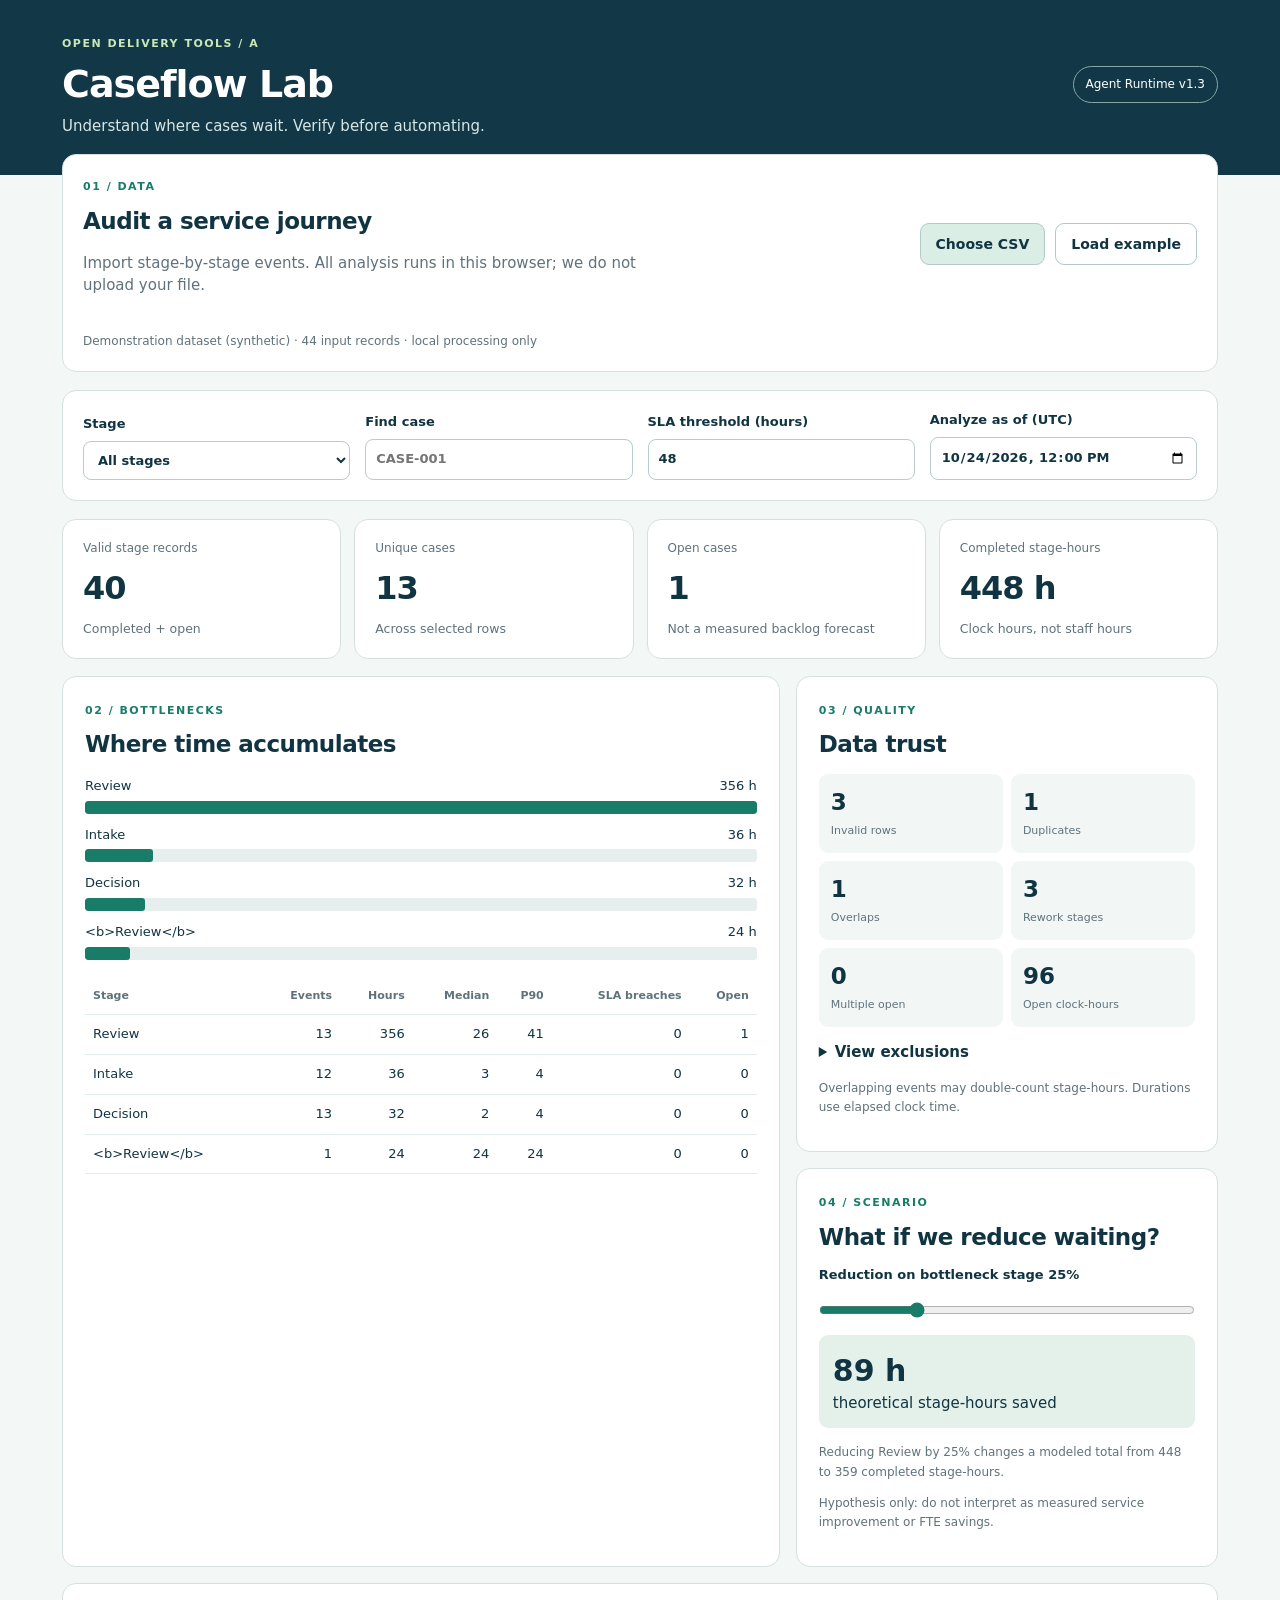
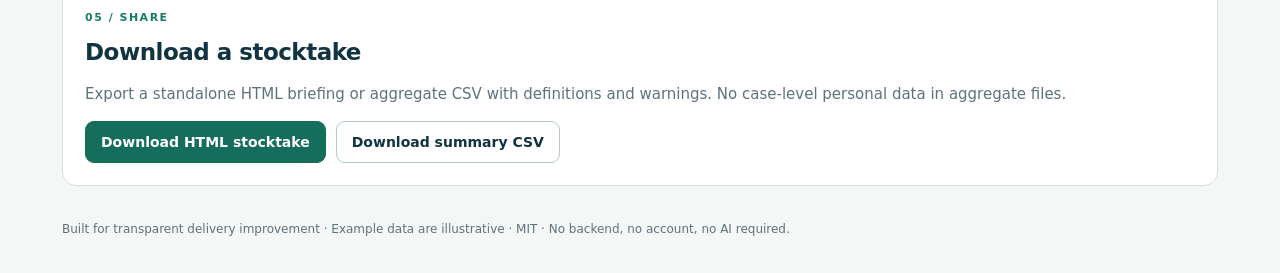
<file: tools/serviceflow/a/index.html>
<!doctype html><html lang="en"><head><meta charset="utf-8"><meta name="viewport" content="width=device-width,initial-scale=1"><meta name="theme-color" content="#123847"><title>Caseflow Lab · Runtime A</title><style>:root{--ink:#113442;--muted:#5f727b;--paper:#f3f7f6;--line:#d6e0e1;--green:#187c69;--accent:#dbeee6;--white:#fff}*{box-sizing:border-box}body{margin:0;background:var(--paper);font:15px/1.45 system-ui,Arial,sans-serif;color:var(--ink)}header{background:#123847;color:#fff;padding:32px 0 38px}header p{color:#d6e7e5;margin:5px 0 0}.wrap{max-width:1200px;margin:0 auto;padding:0 22px}.head{display:flex;justify-content:space-between;align-items:center;gap:16px}h1{font-size:38px;line-height:1.1;letter-spacing:-1px;margin:10px 0}h2{font-size:23px;letter-spacing:-.5px;margin:8px 0 12px}.mark{border:1px solid #87a8a7;padding:9px 12px;border-radius:20px;white-space:nowrap;font-size:12px}.eyebrow{font-size:11px;letter-spacing:1.5px;text-transform:uppercase;font-weight:800;color:var(--green)}header .eyebrow{color:#c9e8b6}.intro{display:flex;justify-content:space-between;align-items:center;gap:20px;flex-wrap:wrap;margin-top:-21px}.card{background:white;border:1px solid var(--line);border-radius:14px;padding:20px}.intro p{max-width:600px;color:var(--muted)}.actions{display:flex;gap:10px;flex-wrap:wrap;align-items:center}.upload,button{display:inline-flex;align-items:center;justify-content:center;cursor:pointer;padding:12px 15px;border:1px solid #b4c9c9;color:var(--ink);background:white;border-radius:9px;font:600 14px system-ui}.upload{background:var(--accent)}.upload input{display:none}button:hover,.upload:hover{border-color:var(--green)}button:focus-visible,.upload:focus-within, input:focus-visible,select:focus-visible{outline:3px solid #6dafa0;outline-offset:2px}.primary{background:#156d5b;border-color:#156d5b;color:white}.fine{font-size:12px;color:var(--muted);line-height:1.6}.intro .fine{width:100%;margin:0}.toolbar{display:flex;flex-wrap:wrap;gap:15px;align-items:end;margin:18px 0}.toolbar label{flex:1;min-width:170px}label{display:block;font-size:13px;font-weight:650}input:not([type=file]):not([type=range]),select{display:block;width:100%;border:1px solid #b8cbcf;border-radius:8px;padding:10px;margin-top:7px;background:white;color:var(--ink);font:inherit}.error{border:1px solid #d68e90;background:#fff4f2;padding:13px;border-radius:10px;margin:16px 0;color:#8e3030}.metrics{display:grid;grid-template-columns:repeat(4,minmax(0,1fr));gap:13px}.metric{display:flex;flex-direction:column}.metric span{color:var(--muted);font-size:12px}.metric strong{font-size:32px;margin:8px 0;letter-spacing:-1px}.metric small{color:var(--muted)}.columns{display:grid;grid-template-columns:minmax(0,1.7fr) minmax(260px,1fr);gap:16px;margin-top:17px}.pad{padding:22px}.side{display:grid;gap:16px}.bars{margin:15px 0}.bar{margin:12px 0}.barlabel{display:flex;justify-content:space-between;gap:10px;font-size:13px;margin-bottom:5px}.track{height:13px;border-radius:3px;background:#e6efee;overflow:hidden}.fill{height:100%;background:var(--green);border-radius:3px;min-width:1px}.tablewrap{overflow-x:auto;margin-top:18px}table{border-collapse:collapse;width:100%;font-size:13px}th,td{padding:10px 8px;text-align:right;border-bottom:1px solid #e3ecec}th:first-child,td:first-child{text-align:left}th{font-size:11px;color:var(--muted)}.quality{display:grid;grid-template-columns:1fr 1fr;gap:8px}.quality .q{background:#f2f7f6;padding:12px;border-radius:9px}.q strong{display:block;font-size:23px}.q span{font-size:11px;color:var(--muted)}details{margin:15px 0}summary{cursor:pointer;font-weight:650}#errors{padding-left:20px;font-size:12px;max-height:160px;overflow:auto;color:var(--muted)}input[type=range]{width:100%;accent-color:var(--green);display:block;margin:17px 0}.scenario{background:#e3f1ea;padding:14px;border-radius:9px}.scenario strong{font-size:30px;display:block}.deliver{margin:16px 0 20px}.deliver p{color:var(--muted)}footer{padding:15px 0 35px;color:var(--muted);font-size:12px}@media(max-width:850px){.columns{grid-template-columns:1fr}.metrics{grid-template-columns:repeat(2,minmax(0,1fr))}}@media(max-width:490px){header{padding:28px 0 38px}h1{font-size:31px}.head{display:block}.mark{display:inline-block;margin-top:13px}.wrap{padding:0 13px}.intro{padding:16px}.intro .actions{width:100%}.intro .actions>*{flex:1}.metrics{gap:8px}.metric{padding:13px}.metric strong{font-size:25px}.toolbar label{min-width:140px}.pad{padding:16px}}
.columns>*{min-width:0}.columns .card{min-width:0}.barlabel span{overflow-wrap:anywhere;min-width:0}html,body{max-width:100%;overflow-x:clip}
</style></head>
<body><header><div class="wrap head"><div><span class="eyebrow">OPEN DELIVERY TOOLS / A</span><h1>Caseflow Lab</h1><p>Understand where cases wait. Verify before automating.</p></div><span class="mark">Agent Runtime v1.3</span></div></header>
<main class="wrap"><section class="intro card"><div><span class="eyebrow">01 / DATA</span><h2>Audit a service journey</h2><p>Import stage-by-stage events. All analysis runs in this browser; we do not upload your file.</p></div><div class="actions"><label class="upload">Choose CSV <input id="file" type="file" accept=".csv,text/csv"></label><button id="demo" type="button">Load example</button></div><p id="filename" class="fine" aria-live="polite">No file selected · example data is synthetic</p></section>
<div class="toolbar card"><label>Stage<select id="stage"><option value="">All stages</option></select></label><label>Find case<input id="search" placeholder="CASE-001" autocomplete="off"></label><label>SLA threshold (hours)<input id="sla" type="number" min="0" step="1" value="48"></label><label>Analyze as of (UTC)<input id="asof" type="datetime-local" value="2026-10-24T12:00"></label></div>
<div id="error" class="error" role="alert" hidden></div><section class="metrics" aria-label="Key indicators"><article class="card metric"><span>Valid stage records</span><strong id="valid">—</strong><small>Completed + open</small></article><article class="card metric"><span>Unique cases</span><strong id="cases">—</strong><small>Across selected rows</small></article><article class="card metric"><span>Open cases</span><strong id="open">—</strong><small>Not a measured backlog forecast</small></article><article class="card metric"><span>Completed stage-hours</span><strong id="hours">—</strong><small>Clock hours, not staff hours</small></article></section>
<section class="columns"><div class="card pad"><span class="eyebrow">02 / BOTTLENECKS</span><h2>Where time accumulates</h2><div id="bars" class="bars" aria-label="Stage totals"></div><div class="tablewrap"><table><thead><tr><th>Stage</th><th>Events</th><th>Hours</th><th>Median</th><th>P90</th><th>SLA breaches</th><th>Open</th></tr></thead><tbody id="table"></tbody></table></div></div><div class="side"><section class="card pad"><span class="eyebrow">03 / QUALITY</span><h2>Data trust</h2><div class="quality" id="quality"></div><details><summary>View exclusions</summary><ol id="errors"></ol></details><p class="fine">Overlapping events may double-count stage-hours. Durations use elapsed clock time.</p></section><section class="card pad"><span class="eyebrow">04 / SCENARIO</span><h2>What if we reduce waiting?</h2><label>Reduction on bottleneck stage <strong id="pct">25%</strong><input id="reduce" type="range" min="0" max="100" step="5" value="25"></label><p class="scenario"><strong id="saved">—</strong> theoretical stage-hours saved</p><p class="fine" id="whatif"></p><p class="fine">Hypothesis only: do not interpret as measured service improvement or FTE savings.</p></section></div></section>
<section class="card pad deliver"><span class="eyebrow">05 / SHARE</span><h2>Download a stocktake</h2><p>Export a standalone HTML briefing or aggregate CSV with definitions and warnings. No case-level personal data in aggregate files.</p><div class="actions"><button class="primary" id="report" type="button">Download HTML stocktake</button><button id="export" type="button">Download summary CSV</button></div></section>
<footer>Built for transparent delivery improvement · Example data are illustrative · MIT · No backend, no account, no AI required.</footer></main>
<script>window.__embeddedDemoCsv="case_id,stage,entered_at,exited_at\nCASE-001,Intake,2026-10-01T03:00:00Z,2026-10-01T06:00:00Z\nCASE-001,Review,2026-10-01T06:00:00Z,2026-10-01T17:00:00Z\nCASE-001,Decision,2026-10-01T17:00:00Z,2026-10-01T19:00:00Z\nCASE-002,Intake,2026-10-01T06:00:00Z,2026-10-01T10:00:00Z\nCASE-002,Review,2026-10-01T10:00:00Z,2026-10-02T00:00:00Z\nCASE-002,Decision,2026-10-02T00:00:00Z,2026-10-02T03:00:00Z\nCASE-003,Intake,2026-10-02T09:00:00Z,2026-10-02T11:00:00Z\nCASE-003,Review,2026-10-02T11:00:00Z,2026-10-03T04:00:00Z\nCASE-003,Decision,2026-10-03T04:00:00Z,2026-10-03T08:00:00Z\nCASE-004,Intake,2026-10-02T00:00:00Z,2026-10-02T03:00:00Z\nCASE-004,Review,2026-10-02T03:00:00Z,2026-10-02T23:00:00Z\nCASE-004,Decision,2026-10-02T23:00:00Z,2026-10-03T00:00:00Z\nCASE-005,Intake,2026-10-02T03:00:00Z,2026-10-02T07:00:00Z\nCASE-005,Review,2026-10-02T07:00:00Z,2026-10-03T06:00:00Z\nCASE-005,Decision,2026-10-03T06:00:00Z,2026-10-03T08:00:00Z\nCASE-006,Intake,2026-10-03T06:00:00Z,2026-10-03T08:00:00Z\nCASE-006,Review,2026-10-03T08:00:00Z,2026-10-04T10:00:00Z\nCASE-006,Decision,2026-10-04T10:00:00Z,2026-10-04T13:00:00Z\nCASE-007,Intake,2026-10-03T09:00:00Z,2026-10-03T12:00:00Z\nCASE-007,Review,2026-10-03T12:00:00Z,2026-10-04T17:00:00Z\nCASE-007,Decision,2026-10-04T17:00:00Z,2026-10-04T21:00:00Z\nCASE-008,Intake,2026-10-03T00:00:00Z,2026-10-03T04:00:00Z\nCASE-008,Review,2026-10-03T04:00:00Z,2026-10-04T12:00:00Z\nCASE-008,Decision,2026-10-04T12:00:00Z,2026-10-04T13:00:00Z\nCASE-009,Intake,2026-10-04T03:00:00Z,2026-10-04T05:00:00Z\nCASE-009,Review,2026-10-04T05:00:00Z,2026-10-05T16:00:00Z\nCASE-009,Decision,2026-10-05T16:00:00Z,2026-10-05T18:00:00Z\nCASE-010,Intake,2026-10-04T06:00:00Z,2026-10-04T09:00:00Z\nCASE-010,Review,2026-10-04T09:00:00Z,2026-10-05T23:00:00Z\nCASE-010,Decision,2026-10-05T23:00:00Z,2026-10-06T02:00:00Z\nCASE-011,Intake,2026-10-04T09:00:00Z,2026-10-04T13:00:00Z\nCASE-011,Review,2026-10-04T13:00:00Z,2026-10-06T06:00:00Z\nCASE-011,Decision,2026-10-06T06:00:00Z,2026-10-06T10:00:00Z\nCASE-012,Intake,2026-10-05T00:00:00Z,2026-10-05T02:00:00Z\nCASE-012,Review,2026-10-05T02:00:00Z,2026-10-06T22:00:00Z\nCASE-012,Decision,2026-10-06T22:00:00Z,2026-10-06T23:00:00Z\nCASE-003,Review,2026-10-07T00:00:00Z,2026-10-08T02:00:00Z\nCASE-011,Review,2026-10-20T12:00:00Z,\nCASE-007,Decision,2026-10-04T10:00:00Z,2026-10-04T12:00:00Z\nCASE-007,Decision,2026-10-04T10:00:00Z,2026-10-04T12:00:00Z\nCASE-999,Review,not-a-date,2026-10-06T00:00:00Z\nCASE-998,Review,2026-10-06T00:00:00Z,2026-10-05T00:00:00Z\nCASE-997,Review,2026-10-06T00:00:00,2026-10-07T00:00:00Z\nCASE-<img src=x onerror=alert(1)>,<b>Review</b>,2026-10-05T00:00:00Z,2026-10-06T00:00:00Z\n";</script>
<script>// CF-02 A: canonical v1.3 task-contract oriented deterministic analysis.
(function (root, factory) { const api=factory(); if(typeof module==='object'&&module.exports)module.exports=api; else root.FlowA=api; })(typeof globalThis!=='undefined'?globalThis:this,function(){'use strict';
const HEADERS=['case_id','stage','entered_at','exited_at'];
function csvRows(input){const data=String(input).replace(/^\uFEFF/,'');let rows=[],row=[],field='',quote=false;
for(let i=0;i<data.length;i++){const c=data[i];if(quote){if(c==='"'&&data[i+1]==='"'){field+='"';i++;}else if(c==='"')quote=false;else field+=c;}else if(c==='"'){if(field)throw Error('Unexpected quote at character '+(i+1));quote=true;}else if(c===','){row.push(field);field='';}else if(c==='\n'||c==='\r'){if(c==='\r'&&data[i+1]==='\n')i++;row.push(field);if(row.some(v=>v!==''))rows.push(row);row=[];field='';}else field+=c;}
if(quote)throw Error('Unterminated quoted CSV field');row.push(field);if(row.some(v=>v!==''))rows.push(row);return rows;}
function parseTime(s){if(!/^\d{4}-\d{2}-\d{2}T\d{2}:\d{2}(?::\d{2}(?:\.\d{1,3})?)?(Z|[+-]\d{2}:\d{2})$/i.test(s))return null;const n=Date.parse(s);if(!Number.isFinite(n))return null;
// Validate calendar day/time, avoiding JS Date.parse's silent normalization of invalid dates.
const m=/^(\d{4})-(\d{2})-(\d{2})T(\d{2}):(\d{2})/.exec(s);if(!m)return null;
const [y,mo,d,h,mi]=m.slice(1).map(Number);if(mo<1||mo>12||h>23||mi>59||d<1||d>new Date(Date.UTC(y,mo,0)).getUTCDate())return null;
const z=s.match(/(?:Z|([+-])(\d{2}):(\d{2}))$/i);if(z&&z[1]&&(Number(z[2])>23||Number(z[3])>59))return null;
return n;}
const quantile=(vals,q)=>{if(!vals.length)return 0;const a=[...vals].sort((x,y)=>x-y);return a[Math.ceil(q*a.length)-1];};
const round=x=>Math.round(x*100)/100;
function analyze(text,asOfISO,stageFilter='',search='',sla=48,reduce=25){if(String(text).length>2097152)throw Error('CSV exceeds 2 MB limit');const rows=csvRows(text);if(!rows.length)throw Error('File is empty');const columns=rows.shift().map(x=>x.trim().toLowerCase());if(HEADERS.some(c=>!columns.includes(c)))throw Error('Required columns: '+HEADERS.join(', '));if(rows.length>10000)throw Error('More than 10,000 rows');const now=parseTime(asOfISO);if(now===null)throw Error('Invalid analysis timestamp');const pos=HEADERS.map(c=>columns.indexOf(c)),valid=[],errors=[],seen=new Set();let duplicates=0;
for(let i=0;i<rows.length;i++){const cols=rows[i];const [cid,stage,enter,exit]=pos.map(x=>(cols[x]||'').trim());const rowNumber=i+2;
if(!cid||!stage){errors.push({row:rowNumber,reason:'Missing case_id or stage'});continue;}
const a=parseTime(enter),b=exit?parseTime(exit):null;if(a===null||(exit&&b===null)){errors.push({row:rowNumber,reason:'Invalid/missing timezone in timestamp'});continue;}
if(exit&&b<a){errors.push({row:rowNumber,reason:'Exit precedes entry'});continue;}
if(!exit&&a>now){errors.push({row:rowNumber,reason:'Open stage begins after analysis date'});continue;}
const key=JSON.stringify([cid,stage,a,b]);if(seen.has(key)){duplicates++;continue;}seen.add(key);valid.push({case_id:cid,stage,entered:a,exited:b,open:!exit,hours:round(((b??now)-a)/3600000),row:rowNumber});}
const q=String(search).toLowerCase();const filtered=valid.filter(v=>(!stageFilter||v.stage===stageFilter)&&(!q||v.case_id.toLowerCase().includes(q)));
const cases=new Set(filtered.map(v=>v.case_id)),open=new Set(filtered.filter(v=>v.open).map(v=>v.case_id));const group=new Map(),visits=new Map(),byCase=new Map();let openHours=0;
for(let v of filtered){const key=JSON.stringify([v.case_id,v.stage]);visits.set(key,(visits.get(key)||0)+1);
if(!byCase.has(v.case_id))byCase.set(v.case_id,[]);byCase.get(v.case_id).push(v);
if(!group.has(v.stage))group.set(v.stage,{stage:v.stage,count:0,total:0,durations:[],openCount:0,openHours:0,breaches:0});const g=group.get(v.stage);
if(v.open){g.openCount++;g.openHours+=v.hours;openHours+=v.hours;}else{g.count++;g.total+=v.hours;g.durations.push(v.hours);if(v.hours>Number(sla))g.breaches++;}}
let overlaps=0,multipleOpen=0;for(let events of byCase.values()){events.sort((a,b)=>a.entered-b.entered);multipleOpen+=Math.max(0,events.filter(x=>x.open).length-1);
for(let i=0;i<events.length;i++)for(let j=i+1;j<events.length;j++){if(events[j].entered < (events[i].exited??now) && events[j].entered >= events[i].entered)overlaps++;}}
const stages=Array.from(group.values()).map(g=>({stage:g.stage,count:g.count,total:round(g.total),median:quantile(g.durations,.5),p90:quantile(g.durations,.9),openCount:g.openCount,openHours:round(g.openHours),breaches:g.breaches})).sort((a,b)=>b.total-a.total||a.stage.localeCompare(b.stage));const target=stages.find(x=>x.stage===stageFilter)||stages[0];const pct=Number(reduce);const slaNumber=Number(sla);if(!Number.isFinite(pct)||pct<0||pct>100)throw Error('Reduction must be 0–100');if(!Number.isFinite(slaNumber)||slaNumber<0)throw Error('SLA must be nonnegative');
return {sourceRows:rows.length,validRows:valid.length,invalidRows:errors.length,duplicates,errors,cases:cases.size,openCases:open.size,openHours:round(openHours),rework:Array.from(visits.values()).filter(x=>x>1).length,overlaps,multipleOpen,stages,stageOptions:[...new Set(valid.map(v=>v.stage))].sort(),target:target?.stage||'',scenario:{stage:target?.stage||'',pct,saved:round((target?.total||0)*pct/100),remaining:round(stages.reduce((s,x)=>s+x.total,0)-(target?.total||0)*pct/100)},total:round(stages.reduce((s,x)=>s+x.total,0)),asOf:asOfISO,stageFilter,search,sla:slaNumber};}
function csvEncode(rows){return rows.map(row=>row.map(cell=>{let s=String(cell??'');if(/^[=+@-]/.test(s))s="'"+s;return /[",\n\r]/.test(s)?'"'+s.replace(/"/g,'""')+'"':s;}).join(',')).join('\r\n');}
function escapeHtml(s){return String(s).replace(/[&<>"']/g,c=>({'&':'&amp;','<':'&lt;','>':'&gt;','"':'&quot;',"'":'&#39;'}[c]));}
return {analyze,csvRows,csvEncode,escapeHtml,parseTime};});
</script>
<script>(function(){'use strict';const E=id=>document.getElementById(id);const F=window.FlowA;let source='',loaded=false;const fallbackAsOf='2026-10-24T12:00:00Z';const escape=F.escapeHtml;
const download=(name,text,mime)=>{const url=URL.createObjectURL(new Blob([text],{type:mime}));const a=document.createElement('a');a.href=url;a.download=name;document.body.append(a);a.click();a.remove();setTimeout(()=>URL.revokeObjectURL(url),500);};
function error(s){E('error').hidden=!s;E('error').textContent=s||'';}
function asof(){let s=E('asof').value;return s?s+':00Z':fallbackAsOf;}
function show(){if(!loaded)return;try{const a=F.analyze(source,asof(),E('stage').value,E('search').value,E('sla').value,E('reduce').value);window.__caseflowA=a;error('');
E('valid').textContent=a.validRows;E('cases').textContent=a.cases;E('open').textContent=a.openCases;E('hours').textContent=a.total.toLocaleString()+' h';
let max=Math.max(1,...a.stages.map(s=>s.total));E('bars').replaceChildren();for(const s of a.stages){const d=document.createElement('div');d.className='bar';const line=document.createElement('div');line.className='barlabel';const name=document.createElement('span');name.textContent=s.stage;const val=document.createElement('span');val.textContent=s.total.toLocaleString()+' h';line.append(name,val);const track=document.createElement('div');track.className='track';const fill=document.createElement('div');fill.className='fill';fill.style.width=(100*s.total/max)+'%';track.append(fill);d.append(line,track);E('bars').append(d);}
E('table').replaceChildren();for(const s of a.stages){const tr=document.createElement('tr');for(const k of ['stage','count','total','median','p90','breaches','openCount']){const td=document.createElement('td');td.textContent=String(s[k]);tr.append(td);}E('table').append(tr);}
E('quality').replaceChildren();for(const [name,value] of [['Invalid rows',a.invalidRows],['Duplicates',a.duplicates],['Overlaps',a.overlaps],['Rework stages',a.rework],['Multiple open',a.multipleOpen],['Open clock-hours',a.openHours]]){const q=document.createElement('div');q.className='q';const b=document.createElement('strong');b.textContent=value;const small=document.createElement('span');small.textContent=name;q.append(b,small);E('quality').append(q);}
E('errors').replaceChildren();for(const e of a.errors){const li=document.createElement('li');li.textContent='Row '+e.row+': '+e.reason;E('errors').append(li);}
E('pct').textContent=a.scenario.pct+'%';E('saved').textContent=a.scenario.saved+' h';E('whatif').textContent=a.scenario.stage?'Reducing '+a.scenario.stage+' by '+a.scenario.pct+'% changes a modeled total from '+a.total+' to '+a.scenario.remaining+' completed stage-hours.':'No completed stage data for scenario.';
return a;}catch(err){error(err.message);window.__caseflowA=null;return null;}}
function setSource(csv,label){try{if(csv.length>2097152)throw Error('CSV exceeds 2 MB');const tmp=F.analyze(csv,asof());source=csv;loaded=true;const select=E('stage');select.replaceChildren();const opt=document.createElement('option');opt.value='';opt.textContent='All stages';select.append(opt);for(const s of tmp.stageOptions){const o=document.createElement('option');o.value=s;o.textContent=s;select.append(o);}E('search').value='';E('filename').textContent=label+' · '+tmp.sourceRows+' input records · local processing only';show();}catch(e){error(e.message);}}
const builtIn='case_id,stage,entered_at,exited_at\nCASE-001,Intake,2026-10-01T00:00:00Z,2026-10-01T02:00:00Z\nCASE-001,Review,2026-10-01T02:00:00Z,2026-10-02T02:00:00Z\nCASE-002,Intake,2026-10-02T00:00:00Z,2026-10-02T03:00:00Z\nCASE-002,Review,2026-10-02T03:00:00Z,2026-10-03T12:00:00Z';
E('demo').addEventListener('click',async()=>{try{setSource(window.__embeddedDemoCsv,'Demonstration dataset (synthetic)');}catch(_){setSource(builtIn,'Demonstration dataset (synthetic fallback)');}});
E('file').addEventListener('change',async ev=>{const f=ev.target.files[0];if(!f)return;if(f.size>2097152){error('CSV exceeds 2 MB');return;}setSource(await f.text(),f.name);});for(const id of ['stage','search','sla','asof','reduce'])E(id).addEventListener('input',show);
E('export').addEventListener('click',()=>{const a=window.__caseflowA;if(!a)return error('Load data first');download('caseflow-stage-summary.csv',F.csvEncode([['stage','completed_records','completed_hours','median_hours','p90_hours','open_records','open_hours','sla_breaches'],...a.stages.map(s=>[s.stage,s.count,s.total,s.median,s.p90,s.openCount,s.openHours,s.breaches])]),'text/csv;charset=utf-8');});
E('report').addEventListener('click',()=>{const a=window.__caseflowA;if(!a)return error('Load data first');const rows=a.stages.map(s=>'<tr>'+[s.stage,s.count,s.total,s.median,s.p90,s.openCount,s.breaches].map(v=>'<td>'+escape(v)+'</td>').join('')+'</tr>').join('');const html=`<!doctype html><html lang="en"><meta charset="utf-8"><title>Caseflow stocktake</title><style>body{max-width:900px;margin:35px auto;padding:20px;color:#123847;font:16px system-ui}h1{border-bottom:3px solid #187c69;padding-bottom:15px}table{border-collapse:collapse;width:100%}td,th{padding:10px;text-align:left;border-bottom:1px solid #ddd}p{line-height:1.6}.note{background:#e9f4ef;padding:16px}</style><h1>Service stage stocktake</h1><p>Analysis UTC: ${escape(a.asOf)} · Stage scope: ${escape(a.stageFilter||'All')} · Case query: ${escape(a.search||'None')}</p><p>Cases: ${a.cases} · Valid source rows: ${a.validRows} · Excluded: ${a.invalidRows} · Duplicates: ${a.duplicates} · Overlapping stage pairs: ${a.overlaps} · Rework case-stage pairs: ${a.rework} · Open cases: ${a.openCases}</p><h2>Completed durations (elapsed clock hours)</h2><table><thead><tr>${['Stage','Events','Total hours','Median','P90','Open','SLA breaches'].map(v=>'<th>'+v+'</th>').join('')}</tr></thead><tbody>${rows}</tbody></table><h2>Priority hypothesis</h2><p>Highest completed stage burden: ${escape(a.scenario.stage||'Unknown')}. A hypothetical ${a.scenario.pct}% reduction saves ${a.scenario.saved} recorded stage-hours, holding other observed stage duration constant.</p><div class="note"><strong>Interpretation limits:</strong> Not a causal forecast, does not measure end-to-end time if stages overlap, not business-hours, no staff/FTE savings implied. Assess root cause, flow ownership and baseline before interventions. No external data submitted.</div><h2>Stocktake questions</h2><ol><li>Where in the actual end-to-end workflow are cases stuck and who owns that step?</li><li>Are repeat visits caused by errors, policy, handoffs or capacity?</li><li>Which reversible process change can be tested on a small cohort?</li><li>Who measures full service lead time and fairness after rollout?</li></ol><footer>Caseflow Lab · local analysis · generated from user-supplied data · figures are descriptive.</footer></html>`;download('caseflow-stocktake.html',html,'text/html;charset=utf-8');});
setSource(window.__embeddedDemoCsv,'Demonstration dataset (synthetic)');})();
</script></body></html>
</file>
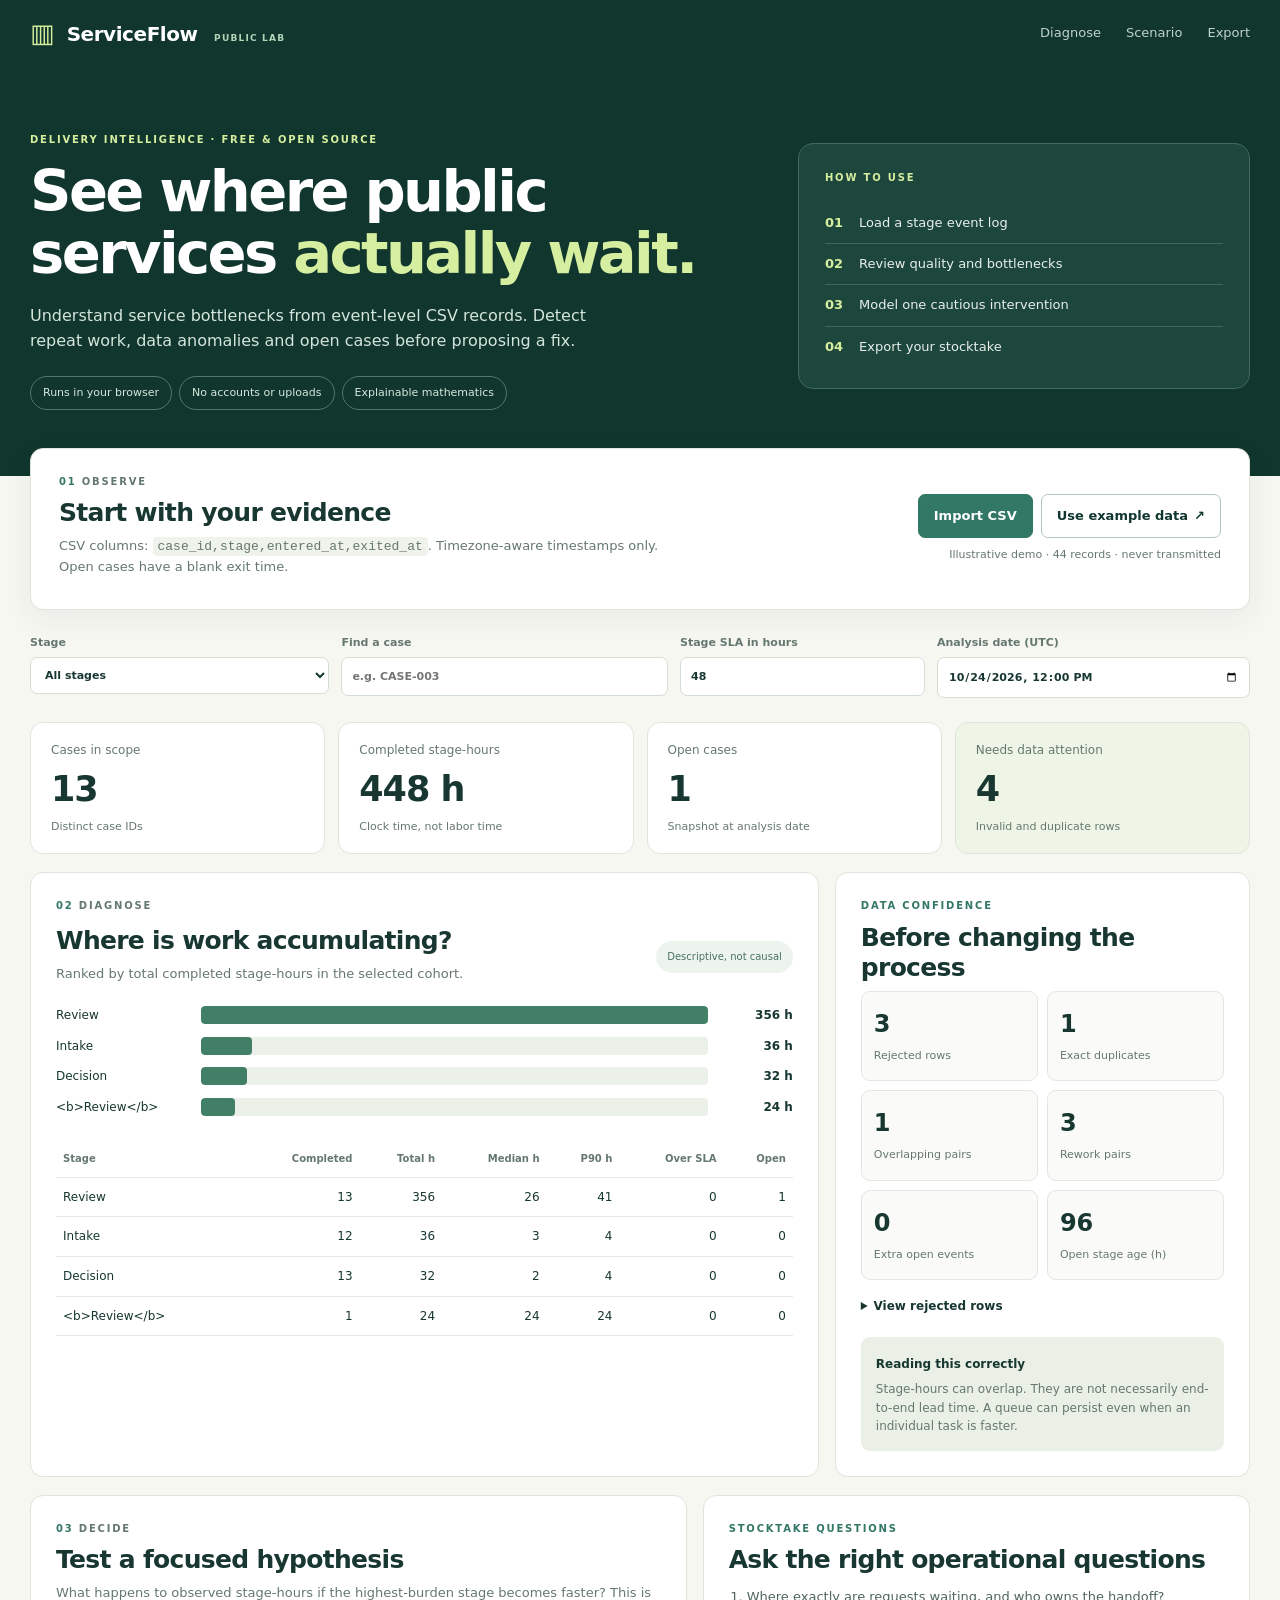
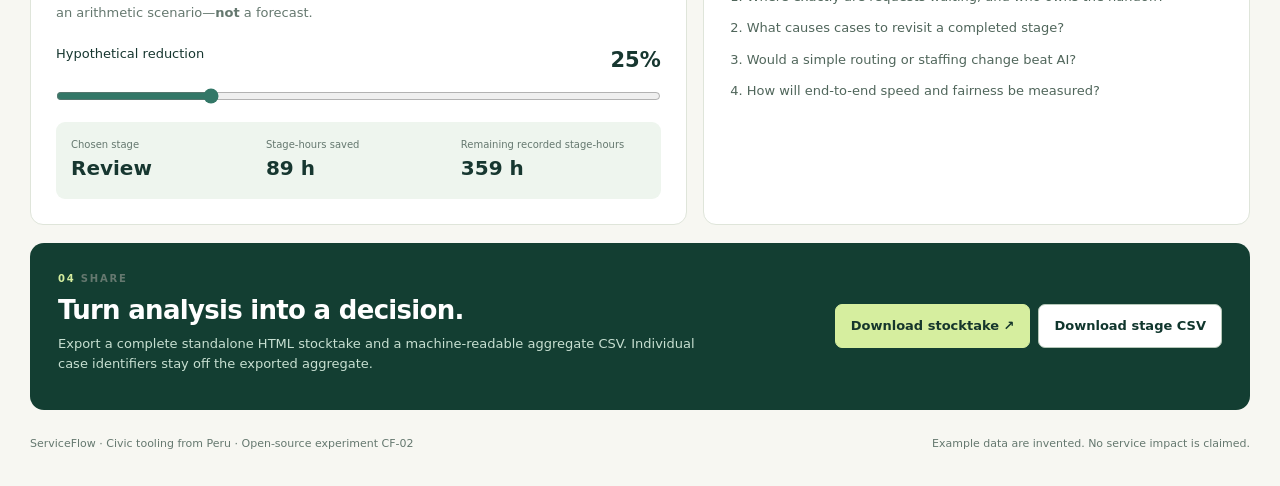
<file: tools/serviceflow/b/index.html>
<!doctype html><html lang="en"><head><meta charset="utf-8"><meta name="viewport" content="width=device-width,initial-scale=1"><meta name="theme-color" content="#102f2a"><title>ServiceFlow · Public delivery stocktakes</title><style>:root{--ink:#173730;--muted:#65786f;--bg:#f7f7f2;--forest:#10362d;--green:#337767;--lime:#d6ee9f;--cream:#eaf0e5;--line:#dfe5da;--orange:#8c612c}*{box-sizing:border-box}html{scroll-behavior:smooth}body{margin:0;background:var(--bg);color:var(--ink);font:15px/1.55 -apple-system,BlinkMacSystemFont,'Segoe UI',system-ui,sans-serif}button,input,select{font:inherit}button{cursor:pointer}.shell{width:min(1220px,calc(100% - 40px));margin-inline:auto}.topbar{background:var(--forest);color:white}.topinner{min-height:67px;display:flex;align-items:center;justify-content:space-between}.wordmark{font-weight:850;letter-spacing:-.45px;font-size:20px;color:#fff;text-decoration:none}.brandIcon{color:var(--lime);font-size:26px;vertical-align:-1px;margin-right:6px}.lab{font-weight:700;letter-spacing:1.2px;color:#b2d5b8;font-size:9px;margin-left:10px}.topbar nav{display:flex;gap:25px}.topbar nav a{color:#bfd3c8;text-decoration:none;font-size:13px}.topbar nav a:hover,.topbar nav a:focus{color:white}.hero{display:grid;grid-template-columns:1.65fr 1fr;gap:22px;background:var(--forest);color:white;padding:55px 0 66px;position:relative}.hero:before{content:'';position:absolute;z-index:-1;inset:0 calc((min(1220px,100vw - 40px) - 100vw)/2);background:var(--forest)}.kicker,.step,.smallTitle{font-size:10px;letter-spacing:1.8px;font-weight:850;color:var(--green)}.hero .kicker{color:var(--lime)}h1{font-size:clamp(39px,4.5vw,64px);line-height:1.08;letter-spacing:-2.6px;margin:13px 0 19px;max-width:770px}h1 em{color:var(--lime);font-style:normal}.hero .lead>p:not(.kicker){color:#d4e5db;max-width:580px;font-size:16px}.heroChips{display:flex;gap:7px;flex-wrap:wrap;margin-top:23px}.heroChips span{font-size:11px;border:1px solid #53776d;border-radius:99px;padding:7px 12px;color:#d6e9dd}.heroAside{align-self:center;border:1px solid #3e6b5b;border-radius:15px;padding:21px 26px;background:#1d473d}.heroAside .smallTitle{color:var(--lime)}.heroAside ol{list-style:none;padding:0;margin-bottom:0}.heroAside li{padding:10px 0;display:flex;gap:16px;border-bottom:1px solid #40675d;color:#e8efe9;font-size:13px}.heroAside li:last-child{border:none}.heroAside li span{color:var(--lime);font-weight:900}.inset,.panel,.stat{background:white;border:1px solid var(--line);border-radius:13px}.importPanel{display:flex;align-items:center;justify-content:space-between;gap:20px;padding:25px 28px;margin-top:-28px;position:relative;box-shadow:0 8px 30px #092c1b10}.step{margin-bottom:9px}.step span{color:var(--muted)}h2{letter-spacing:-.7px;line-height:1.2;font-size:25px;margin:3px 0 8px}.importPanel p,.sectionHead p,.exportPanel p,.decisionGrid p{color:var(--muted);font-size:13px;max-width:660px;margin:7px 0}.importPanel code{background:#f0f3ec;padding:2px 5px;border-radius:4px;white-space:normal}.importActions,.exportActions{display:flex;justify-content:flex-end;flex-wrap:wrap;gap:8px;min-width:255px}.uploadStatus{font-size:11px;color:var(--muted);width:100%;text-align:right}.fileButton,.solidButton,.softButton,.whiteButton{border-radius:7px;border:1px solid #b5c7b8;padding:11px 15px;font-weight:750;font-size:13px;display:inline-flex;justify-content:center;align-items:center;gap:6px}.fileButton,.solidButton{background:var(--green);border-color:var(--green);color:white}.fileButton input{display:none}.softButton,.whiteButton{background:white;color:var(--forest)}button:hover,.fileButton:hover{filter:brightness(.95)}input:focus-visible,select:focus-visible,button:focus-visible,a:focus-visible,.fileButton:focus-within{outline:3px solid #8fc5b2;outline-offset:3px}.warning{background:#fff3e1;border:1px solid #e5c394;color:#704720;padding:13px;margin:14px 0;border-radius:10px}.controls{margin:24px 0;display:grid;grid-template-columns:1.1fr 1.2fr .9fr 1.15fr;gap:12px}.controls label{font-size:11px;font-weight:750;color:var(--muted)}.controls input,.controls select{width:100%;display:block;padding:10px;margin-top:6px;border-radius:7px;background:white;color:var(--ink);border:1px solid #d3ded4;min-width:0}.stats{display:grid;grid-template-columns:repeat(4,minmax(0,1fr));gap:13px}.stat{padding:18px 20px;min-height:129px;display:flex;flex-direction:column}.stat small{font-size:12px;color:var(--muted)}.stat strong{font-size:35px;letter-spacing:-1px;line-height:1.15;margin:9px 0}.stat span{font-size:11px;color:var(--muted)}.statWarm{background:#eff5e6}.analysisGrid,.decisionGrid{display:grid;grid-template-columns:minmax(0,1.9fr) minmax(280px,1fr);gap:16px;margin:18px 0}.panel{padding:25px;min-width:0}.sectionHead{display:flex;justify-content:space-between;align-items:center;gap:15px}.dotPill{white-space:nowrap;color:#487263;background:#edf4ee;font-size:10px;border-radius:99px;padding:8px 11px}.plot{display:grid;gap:12px;padding-top:15px}.plotLine{display:grid;grid-template-columns:minmax(80px,135px) minmax(0,1fr) 75px;gap:10px;align-items:center;font-size:12px}.plotLine span:first-child{overflow-wrap:anywhere}.barTrack{height:18px;background:#ebf0e9;border-radius:4px;overflow:hidden}.barFill{height:100%;background:#427f67;min-width:1px;border-radius:4px}.plotValue{text-align:right;font-weight:800}.scrolltable{max-width:100%;overflow:auto;margin-top:25px}table{width:100%;border-collapse:collapse;font-size:12px;white-space:nowrap}th,td{padding:10px 7px;border-bottom:1px solid #e4eae2;text-align:right}th:first-child,td:first-child{text-align:left}th{color:var(--muted);font-size:10px}.checks{display:grid;grid-template-columns:1fr 1fr;gap:9px}.check{border:1px solid #e0e8df;padding:14px 12px;border-radius:9px;background:#fafbf8}.check strong{font-size:24px;display:block}.check small{color:var(--muted);font-size:11px}details{font-size:12px;margin-top:17px}summary{cursor:pointer;font-weight:750}details ol{color:var(--muted);padding-left:18px;max-height:150px;overflow:auto}.explain{padding:15px;background:var(--cream);border-radius:9px;margin-top:21px}.explain strong{font-size:12px}.explain p{font-size:12px;color:var(--muted);margin:5px 0 0}.decisionGrid{grid-template-columns:1.2fr 1fr}.slideRow{margin-top:20px;display:flex;justify-content:space-between;font-size:13px}.slideRow strong{font-size:21px}.decisionGrid input[type=range]{accent-color:var(--green);width:100%;margin:12px 0 18px}.scenarioResults{background:#eef5ee;display:grid;grid-template-columns:repeat(3,1fr);gap:10px;padding:15px;border-radius:9px}.scenarioResults small{display:block;font-size:10px;color:var(--muted)}.scenarioResults b{display:block;font-size:20px;overflow-wrap:anywhere}.questions ol{margin:12px 0 0;padding-left:18px}.questions li{margin:11px 0;font-size:13px;color:#50665b}.exportPanel{background:#133e32;color:white;display:flex;justify-content:space-between;align-items:center;gap:15px;padding:28px;border-radius:14px;margin-top:18px}.exportPanel h2{font-size:26px}.exportPanel .step{color:var(--lime)}.exportPanel p{color:#c7dfd1}.exportPanel .solidButton{background:var(--lime);border-color:var(--lime);color:#16362c}footer{padding:25px 0 35px;display:flex;justify-content:space-between;gap:15px;flex-wrap:wrap;color:var(--muted);font-size:11px}@media(max-width:850px){.hero{grid-template-columns:1fr;padding-top:38px}.heroAside{display:none}.analysisGrid,.decisionGrid{grid-template-columns:1fr}.controls{grid-template-columns:1fr 1fr}.stats{grid-template-columns:repeat(2,1fr)}.importPanel,.exportPanel{align-items:flex-start;flex-direction:column}.importActions,.exportActions{justify-content:flex-start}.uploadStatus{text-align:left}}@media(max-width:500px){.shell{width:calc(100% - 26px)}.topbar nav{gap:12px}.topbar nav a{font-size:12px}.lab{display:none}.hero{padding:28px 0 55px}h1{font-size:39px;letter-spacing:-1.5px}.hero .lead>p:not(.kicker){font-size:14px}.heroChips span{font-size:10px}.importPanel{padding:18px}.controls{gap:9px}.stat{padding:14px}.stat strong{font-size:29px}.stat small{font-size:11px}.panel{padding:17px}.dotPill{display:none}.scenarioResults{grid-template-columns:1fr 1fr}.scenarioResults>div:last-child{grid-column:span 2}.exportPanel{padding:20px}.exportActions{flex-direction:column;width:100%}.exportActions button{width:100%}}
html,body{max-width:100%;overflow-x:clip}.analysisGrid>*{min-width:0}.scrolltable{overscroll-behavior-x:contain}
</style></head><body>
<header class="topbar"><div class="shell topinner"><a class="wordmark" href="#top" aria-label="ServiceFlow home"><span class="brandIcon" aria-hidden="true">▥</span> ServiceFlow <span class="lab">PUBLIC LAB</span></a><nav aria-label="Sections"><a href="#diagnose">Diagnose</a><a href="#scenario">Scenario</a><a href="#share">Export</a></nav></div></header>
<main id="top" class="shell"><section class="hero"><div class="lead"><p class="kicker">DELIVERY INTELLIGENCE · FREE & OPEN SOURCE</p><h1>See where public services <em>actually wait.</em></h1><p>Understand service bottlenecks from event-level CSV records. Detect repeat work, data anomalies and open cases before proposing a fix.</p><div class="heroChips"><span>Runs in your browser</span><span>No accounts or uploads</span><span>Explainable mathematics</span></div></div><aside class="heroAside"><span class="smallTitle">HOW TO USE</span><ol><li><span>01</span> Load a stage event log</li><li><span>02</span> Review quality and bottlenecks</li><li><span>03</span> Model one cautious intervention</li><li><span>04</span> Export your stocktake</li></ol></aside></section>
<section class="inset importPanel" aria-label="Upload data"><div><div class="step">01 <span>OBSERVE</span></div><h2>Start with your evidence</h2><p>CSV columns: <code>case_id,stage,entered_at,exited_at</code>. Timezone-aware timestamps only. Open cases have a blank exit time.</p></div><div class="importActions"><label class="fileButton">Import CSV<input id="upload" type="file" accept=".csv,text/csv"></label><button id="loadDemo" type="button" class="softButton">Use example data <span aria-hidden="true">↗</span></button><span id="status" class="uploadStatus" role="status">Synthetic example ready · local-only processing</span></div></section>
<div id="warning" class="warning" hidden role="alert"></div>
<section class="controls" aria-label="Analysis filters"><label>Stage <select id="stageFilter"><option value="">All stages</option></select></label><label>Find a case <input id="caseSearch" type="search" placeholder="e.g. CASE-003" autocomplete="off"></label><label>Stage SLA in hours <input id="slaInput" type="number" value="48" min="0" step="1"></label><label>Analysis date (UTC) <input id="analysisDate" type="datetime-local" value="2026-10-24T12:00"></label></section>
<section class="stats" aria-label="Key measures"><article class="stat"><small>Cases in scope</small><strong id="caseCount">—</strong><span>Distinct case IDs</span></article><article class="stat"><small>Completed stage-hours</small><strong id="elapsedHours">—</strong><span>Clock time, not labor time</span></article><article class="stat"><small>Open cases</small><strong id="activeCases">—</strong><span>Snapshot at analysis date</span></article><article class="stat statWarm"><small>Needs data attention</small><strong id="flagsCount">—</strong><span>Invalid and duplicate rows</span></article></section>
<section id="diagnose" class="analysisGrid"><article class="panel panelMain"><div class="step">02 <span>DIAGNOSE</span></div><div class="sectionHead"><div><h2>Where is work accumulating?</h2><p>Ranked by total completed stage-hours in the selected cohort.</p></div><span class="dotPill">Descriptive, not causal</span></div><div id="plot" class="plot" role="img" aria-label="Total elapsed hours by stage"></div><div class="scrolltable"><table><thead><tr><th>Stage</th><th>Completed</th><th>Total h</th><th>Median h</th><th>P90 h</th><th>Over SLA</th><th>Open</th></tr></thead><tbody id="stageRows"></tbody></table></div></article><aside class="panel sidePanel"><div class="step">DATA CONFIDENCE</div><h2>Before changing the process</h2><div class="checks" id="checks"></div><details><summary>View rejected rows</summary><ol id="rowIssues"></ol></details><div class="explain"><strong>Reading this correctly</strong><p>Stage-hours can overlap. They are not necessarily end-to-end lead time. A queue can persist even when an individual task is faster.</p></div></aside></section>
<section id="scenario" class="decisionGrid"><article class="panel"><div class="step">03 <span>DECIDE</span></div><h2>Test a focused hypothesis</h2><p>What happens to observed stage-hours if the highest-burden stage becomes faster? This is an arithmetic scenario—<strong>not</strong> a forecast.</p><div class="slideRow"><label for="cut">Hypothetical reduction</label><strong id="cutLabel">25%</strong></div><input id="cut" type="range" min="0" max="100" value="25" step="5"><div class="scenarioResults"><div><small>Chosen stage</small><b id="focus">—</b></div><div><small>Stage-hours saved</small><b id="savings">—</b></div><div><small>Remaining recorded stage-hours</small><b id="remaining">—</b></div></div></article><article class="panel questions"><div class="step">STOCKTAKE QUESTIONS</div><h2>Ask the right operational questions</h2><ol><li>Where exactly are requests waiting, and who owns the handoff?</li><li>What causes cases to revisit a completed stage?</li><li>Would a simple routing or staffing change beat AI?</li><li>How will end-to-end speed and fairness be measured?</li></ol></article></section>
<section id="share" class="exportPanel"><div><div class="step">04 <span>SHARE</span></div><h2>Turn analysis into a decision.</h2><p>Export a complete standalone HTML stocktake and a machine-readable aggregate CSV. Individual case identifiers stay off the exported aggregate.</p></div><div class="exportActions"><button type="button" id="htmlReport" class="solidButton">Download stocktake ↗</button><button type="button" id="csvReport" class="whiteButton">Download stage CSV</button></div></section><footer><span>ServiceFlow · Civic tooling from Peru · Open-source experiment CF-02</span><span>Example data are invented. No service impact is claimed.</span></footer>
</main><script>window.__embeddedDemoCsv="case_id,stage,entered_at,exited_at\nCASE-001,Intake,2026-10-01T03:00:00Z,2026-10-01T06:00:00Z\nCASE-001,Review,2026-10-01T06:00:00Z,2026-10-01T17:00:00Z\nCASE-001,Decision,2026-10-01T17:00:00Z,2026-10-01T19:00:00Z\nCASE-002,Intake,2026-10-01T06:00:00Z,2026-10-01T10:00:00Z\nCASE-002,Review,2026-10-01T10:00:00Z,2026-10-02T00:00:00Z\nCASE-002,Decision,2026-10-02T00:00:00Z,2026-10-02T03:00:00Z\nCASE-003,Intake,2026-10-02T09:00:00Z,2026-10-02T11:00:00Z\nCASE-003,Review,2026-10-02T11:00:00Z,2026-10-03T04:00:00Z\nCASE-003,Decision,2026-10-03T04:00:00Z,2026-10-03T08:00:00Z\nCASE-004,Intake,2026-10-02T00:00:00Z,2026-10-02T03:00:00Z\nCASE-004,Review,2026-10-02T03:00:00Z,2026-10-02T23:00:00Z\nCASE-004,Decision,2026-10-02T23:00:00Z,2026-10-03T00:00:00Z\nCASE-005,Intake,2026-10-02T03:00:00Z,2026-10-02T07:00:00Z\nCASE-005,Review,2026-10-02T07:00:00Z,2026-10-03T06:00:00Z\nCASE-005,Decision,2026-10-03T06:00:00Z,2026-10-03T08:00:00Z\nCASE-006,Intake,2026-10-03T06:00:00Z,2026-10-03T08:00:00Z\nCASE-006,Review,2026-10-03T08:00:00Z,2026-10-04T10:00:00Z\nCASE-006,Decision,2026-10-04T10:00:00Z,2026-10-04T13:00:00Z\nCASE-007,Intake,2026-10-03T09:00:00Z,2026-10-03T12:00:00Z\nCASE-007,Review,2026-10-03T12:00:00Z,2026-10-04T17:00:00Z\nCASE-007,Decision,2026-10-04T17:00:00Z,2026-10-04T21:00:00Z\nCASE-008,Intake,2026-10-03T00:00:00Z,2026-10-03T04:00:00Z\nCASE-008,Review,2026-10-03T04:00:00Z,2026-10-04T12:00:00Z\nCASE-008,Decision,2026-10-04T12:00:00Z,2026-10-04T13:00:00Z\nCASE-009,Intake,2026-10-04T03:00:00Z,2026-10-04T05:00:00Z\nCASE-009,Review,2026-10-04T05:00:00Z,2026-10-05T16:00:00Z\nCASE-009,Decision,2026-10-05T16:00:00Z,2026-10-05T18:00:00Z\nCASE-010,Intake,2026-10-04T06:00:00Z,2026-10-04T09:00:00Z\nCASE-010,Review,2026-10-04T09:00:00Z,2026-10-05T23:00:00Z\nCASE-010,Decision,2026-10-05T23:00:00Z,2026-10-06T02:00:00Z\nCASE-011,Intake,2026-10-04T09:00:00Z,2026-10-04T13:00:00Z\nCASE-011,Review,2026-10-04T13:00:00Z,2026-10-06T06:00:00Z\nCASE-011,Decision,2026-10-06T06:00:00Z,2026-10-06T10:00:00Z\nCASE-012,Intake,2026-10-05T00:00:00Z,2026-10-05T02:00:00Z\nCASE-012,Review,2026-10-05T02:00:00Z,2026-10-06T22:00:00Z\nCASE-012,Decision,2026-10-06T22:00:00Z,2026-10-06T23:00:00Z\nCASE-003,Review,2026-10-07T00:00:00Z,2026-10-08T02:00:00Z\nCASE-011,Review,2026-10-20T12:00:00Z,\nCASE-007,Decision,2026-10-04T10:00:00Z,2026-10-04T12:00:00Z\nCASE-007,Decision,2026-10-04T10:00:00Z,2026-10-04T12:00:00Z\nCASE-999,Review,not-a-date,2026-10-06T00:00:00Z\nCASE-998,Review,2026-10-06T00:00:00Z,2026-10-05T00:00:00Z\nCASE-997,Review,2026-10-06T00:00:00,2026-10-07T00:00:00Z\nCASE-<img src=x onerror=alert(1)>,<b>Review</b>,2026-10-05T00:00:00Z,2026-10-06T00:00:00Z\n";</script>
<script>/* CF-02 Product Shipping Profile: deterministic events → auditable stage summary. */
const expectedColumns=['case_id','stage','entered_at','exited_at'];
function readCsv(source){let rows=[],cells=[],cell='',quoted=false,begin=true;source=source.replace(/^\uFEFF/,'');for(let i=0;i<source.length;i++){let ch=source[i];if(quoted){if(ch==='"'&&source[i+1]==='"'){cell+='"';i++;}else if(ch==='"')quoted=false;else cell+=ch;}else if(ch==='"'&&begin){quoted=true;begin=false;}else if(ch==='"'){throw Error('Unexpected quote');}else if(ch===','){cells.push(cell);cell='';begin=true;}else if(ch==='\n'||ch==='\r'){if(ch==='\r'&&source[i+1]==='\n')i++;cells.push(cell);if(cells.some(v=>v.length))rows.push(cells);cells=[];cell='';begin=true;}else{cell+=ch;begin=false;}}if(quoted)throw Error('Unclosed quotation');cells.push(cell);if(cells.some(v=>v.length))rows.push(cells);return rows;}
function utcMillis(value){if(!/^\d{4}-\d{2}-\d{2}T\d{2}:\d{2}(?::\d{2}(?:\.\d{1,3})?)?(Z|[+-]\d{2}:\d{2})$/i.test(value))return null;const parts=/^(\d{4})-(\d{2})-(\d{2})T(\d{2}):(\d{2})/.exec(value);const [year,mon,day,hh,mm]=parts.slice(1).map(Number);if(mon<1||mon>12||hh>23||mm>59||day<1||day>new Date(Date.UTC(year,mon,0)).getUTCDate())return null;const tz=value.match(/([+-])(\d\d):(\d\d)$/);if(tz&&(Number(tz[2])>23||Number(tz[3])>59))return null;const out=Date.parse(value);return Number.isFinite(out)?out:null;}
const two=n=>Math.round(n*100)/100;
const nearest=(array,p)=>array.length?[...array].sort((a,b)=>a-b)[Math.ceil(array.length*p)-1]:0;
function ingest(raw,asOf='2026-10-24T12:00:00Z'){if(raw.length>2097152)throw Error('File is larger than 2 MB');const matrix=readCsv(raw);if(matrix.length===0)throw Error('CSV has no records');const head=matrix.shift().map(x=>x.toLowerCase().trim());if(expectedColumns.some(x=>!head.includes(x)))throw Error('CSV must contain: '+expectedColumns.join(', '));if(matrix.length>10000)throw Error('Too many rows (10,000 max)');const asOfMs=utcMillis(asOf);if(asOfMs===null)throw Error('Analysis time must include UTC offset');const column=Object.fromEntries(expectedColumns.map(k=>[k,head.indexOf(k)]));let seen=new Set(),accepted=[],rejected=[],duplicates=0;
for(const [i,row] of matrix.entries()){let value={};for(const name of expectedColumns)value[name]=String(row[column[name]]??'').trim();const started=utcMillis(value.entered_at),finished=value.exited_at?utcMillis(value.exited_at):null;let reason='';if(!value.case_id||!value.stage)reason='Missing case ID or stage';else if(started===null||value.exited_at&&finished===null)reason='Timestamp missing or has invalid timezone/date';else if(finished!==null&&finished<started)reason='Exit before entry';else if(finished===null&&started>asOfMs)reason='Open stage begins after analysis date';if(reason){rejected.push({row:i+2,reason});continue;}const fingerprint=JSON.stringify([value.case_id,value.stage,started,finished]);if(seen.has(fingerprint)){duplicates++;continue;}seen.add(fingerprint);accepted.push({id:value.case_id,stage:value.stage,start:started,end:finished,elapsed:two(((finished??asOfMs)-started)/3600000),row:i+2,open:finished===null});}
return {accepted,rejected,duplicates,sourceRows:matrix.length,analysisTime:asOf};}
function summarize(parsed,{stage='',query='',sla=48,reduction=25}={}){const threshold=Number(sla),percentage=Number(reduction);if(!Number.isFinite(threshold)||threshold<0)throw Error('SLA must be >= 0');if(!Number.isFinite(percentage)||percentage<0||percentage>100)throw Error('Reduction must be 0–100');const subset=parsed.accepted.filter(e=>(!stage||e.stage===stage)&&(!query||e.id.toLocaleLowerCase().includes(query.toLocaleLowerCase())));const stages=new Map(),caseSet=new Set(),openSet=new Set(),byCase=new Map(),frequency=new Map();let openHours=0;
for(const e of subset){caseSet.add(e.id);if(!byCase.has(e.id))byCase.set(e.id,[]);byCase.get(e.id).push(e);const countKey=JSON.stringify([e.id,e.stage]);frequency.set(countKey,(frequency.get(countKey)||0)+1);if(!stages.has(e.stage))stages.set(e.stage,{name:e.stage,completed:[],open:[],breaches:0});const stat=stages.get(e.stage);
if(e.open){stat.open.push(e.elapsed);openSet.add(e.id);openHours+=e.elapsed;}else{stat.completed.push(e.elapsed);if(e.elapsed>threshold)stat.breaches++;}}
let overlap=0,multipleOpen=0;for(const items of byCase.values()){multipleOpen+=Math.max(0,items.filter(x=>x.open).length-1);for(let i=0;i<items.length;i++)for(let j=i+1;j<items.length;j++)if(items[i].start<(items[j].end??utcMillis(parsed.analysisTime))&&items[j].start<(items[i].end??utcMillis(parsed.analysisTime)))overlap++;}
const ranked=[...stages].map(([name,s])=>({name,records:s.completed.length,hours:two(s.completed.reduce((t,v)=>t+v,0)),median:nearest(s.completed,.5),p90:nearest(s.completed,.9),open:s.open.length,openHours:two(s.open.reduce((t,v)=>t+v,0)),breaches:s.breaches})).sort((x,y)=>y.hours-x.hours||x.name.localeCompare(y.name));const total=two(ranked.reduce((t,v)=>t+v.hours,0));const focus=stage?ranked.find(x=>x.name===stage):ranked[0];const saved=two((focus?.hours??0)*percentage/100);
return {rows:subset,stages:ranked,totals:{cases:caseSet.size,openCases:openSet.size,valid:parsed.accepted.length,sourceRows:parsed.sourceRows,invalid:parsed.rejected.length,duplicates:parsed.duplicates,overlap,rework:[...frequency.values()].filter(n=>n>1).length,multipleOpen,openHours:two(openHours),completedHours:total},target:focus?.name??'',scenario:{pct:percentage,saved,remaining:two(total-saved)},rejected:parsed.rejected,scope:{stage,query,sla:threshold,asOf:parsed.analysisTime},availableStages:[...new Set(parsed.accepted.map(x=>x.stage))].sort()};}
const htmlSafe=(s)=>String(s).replace(/[&<>"']/g,c=>({'&':'&amp;','<':'&lt;','>':'&gt;','"':'&quot;',"'":'&#39;'}[c]));
function downloadCsv(items){return items.map(row=>row.map(value=>{let s=String(value??'');if(/^[=+@-]/.test(s))s="'"+s;return /[,"\r\n]/.test(s)?'"'+s.replace(/"/g,'""')+'"':s}).join(',')).join('\r\n');}

const $=id=>document.getElementById(id);let raw='',parsed=null,result=null;const display=(id,value)=>$(id).textContent=String(value);const example='case_id,stage,entered_at,exited_at\nCASE-001,Intake,2026-10-01T00:00:00Z,2026-10-01T02:00:00Z\nCASE-001,Review,2026-10-01T02:00:00Z,2026-10-02T02:00:00Z\nCASE-002,Intake,2026-10-02T00:00:00Z,2026-10-02T03:00:00Z\nCASE-002,Review,2026-10-02T03:00:00Z,2026-10-03T12:00:00Z';
function download(name,content,type){let u=URL.createObjectURL(new Blob([content],{type}));let a=document.createElement('a');a.download=name;a.href=u;document.body.append(a);a.click();a.remove();setTimeout(()=>URL.revokeObjectURL(u),600);}
function utcInput(){return ($('analysisDate').value||'2026-10-24T12:00')+':00Z';}
function getFilters(){return {stage:$('stageFilter').value,query:$('caseSearch').value,sla:Number($('slaInput').value),reduction:Number($('cut').value)};}
function warn(text){$('warning').hidden=!text;$('warning').textContent=text||'';}
function useText(text,name){try{const data=ingest(text,utcInput());raw=text;parsed=data;const options=$('stageFilter');options.replaceChildren();const any=document.createElement('option');any.value='';any.textContent='All stages';options.append(any);for(const stage of [...new Set(data.accepted.map(x=>x.stage))].sort()){const option=document.createElement('option');option.value=stage;option.textContent=stage;options.append(option);}display('status',name+' · '+data.sourceRows+' records · never transmitted');$('caseSearch').value='';render();}catch(e){warn(e.message);}}
function render(){if(!parsed)return;try{parsed=ingest(raw,utcInput());result=summarize(parsed,getFilters());window.__caseflowB=result;warn('');let t=result.totals;display('caseCount',t.cases);display('elapsedHours',t.completedHours.toLocaleString()+' h');display('activeCases',t.openCases);display('flagsCount',t.invalid+t.duplicates);display('cutLabel',result.scenario.pct+'%');display('focus',result.target||'No stage');display('savings',result.scenario.saved+' h');display('remaining',result.scenario.remaining+' h');
$('plot').replaceChildren();let max=Math.max(1,...result.stages.map(s=>s.hours));for(const s of result.stages){const r=document.createElement('div');r.className='plotLine';const label=document.createElement('span');label.textContent=s.name;const track=document.createElement('div');track.className='barTrack';const fill=document.createElement('div');fill.className='barFill';fill.style.width=100*s.hours/max+'%';track.append(fill);const val=document.createElement('span');val.className='plotValue';val.textContent=s.hours+' h';r.append(label,track,val);$('plot').append(r);}
$('stageRows').replaceChildren();for(const s of result.stages){const tr=document.createElement('tr');for(const value of [s.name,s.records,s.hours,s.median,s.p90,s.breaches,s.open]){const td=document.createElement('td');td.textContent=String(value);tr.append(td);}$('stageRows').append(tr);}
$('checks').replaceChildren();for(const [label,n] of [['Rejected rows',t.invalid],['Exact duplicates',t.duplicates],['Overlapping pairs',t.overlap],['Rework pairs',t.rework],['Extra open events',t.multipleOpen],['Open stage age (h)',t.openHours]]){let box=document.createElement('div');box.className='check';let number=document.createElement('strong');number.textContent=n;let small=document.createElement('small');small.textContent=label;box.append(number,small);$('checks').append(box);}
$('rowIssues').replaceChildren();for(const e of result.rejected){let li=document.createElement('li');li.textContent='Row '+e.row+': '+e.reason;$('rowIssues').append(li);}
}catch(e){warn(e.message);window.__caseflowB=null;result=null;}}
$('upload').addEventListener('change',async e=>{const file=e.target.files?.[0];if(!file)return;if(file.size>2097152)return warn('Maximum file size 2 MB');useText(await file.text(),file.name);});
$('loadDemo').addEventListener('click',async()=>{try{useText(window.__embeddedDemoCsv,'Illustrative demo');}catch(_){useText(window.__embeddedDemoCsv,'Illustrative demo');}});
for(const id of ['stageFilter','caseSearch','slaInput','analysisDate','cut'])$(id).addEventListener('input',render);
$('csvReport').addEventListener('click',()=>{if(!result)return warn('Load a CSV first');download('serviceflow-stages.csv',downloadCsv([['stage','completed_records','completed_hours','median_hours','p90_hours','open_records','open_hours','sla_breaches'],...result.stages.map(s=>[s.name,s.records,s.hours,s.median,s.p90,s.open,s.openHours,s.breaches])]),'text/csv;charset=utf-8');});
$('htmlReport').addEventListener('click',()=>{if(!result)return warn('Load data first');const t=result.totals;const table=result.stages.map(s=>'<tr>'+[s.name,s.records,s.hours,s.median,s.p90,s.open,s.breaches].map(v=>'<td>'+htmlSafe(v)+'</td>').join('')+'</tr>').join('');const page=`<!doctype html><html lang="en"><meta charset="utf-8"><meta name="viewport" content="width=device-width,initial-scale=1"><title>ServiceFlow stocktake</title><style>body{max-width:920px;margin:25px auto;padding:22px;color:#173730;font:15px/1.6 system-ui}header{padding:20px;background:#123b2e;color:white;border-radius:12px}h1{margin:0;font-size:32px}table{border-collapse:collapse;width:100%;margin:20px 0}th,td{border-bottom:1px solid #dce3df;padding:10px;text-align:left}aside{background:#e8f1e9;padding:20px;border-radius:10px}h2{margin-top:28px}footer{color:#576f60;margin-top:35px;font-size:12px}</style><header><h1>ServiceFlow · evidence stocktake</h1><div>Local offline analysis · generated at ${htmlSafe(new Date().toISOString())}</div></header><p><strong>Scope:</strong> ${htmlSafe(result.scope.stage||'All stages')} · Case filter: ${htmlSafe(result.scope.query||'None')} · Data as of ${htmlSafe(result.scope.asOf)}</p><h2>Diagnostic summary</h2><p>${t.cases} distinct cases · ${t.openCases} open cases · ${t.completedHours} completed stage-hours · ${t.openHours} open age-hours · ${t.invalid} rejected rows · ${t.duplicates} duplicate rows · ${t.overlap} overlapping stage-pairs · ${t.rework} repeat case-stage pairs.</p><h2>Stage evidence</h2><table><thead><tr>${['Stage','Completed','Hours','Median','P90','Open','SLA breaches'].map(x=>'<th>'+x+'</th>').join('')}</tr></thead><tbody>${table}</tbody></table><h2>Hypothesis, not a forecast</h2><p>Reducing ${htmlSafe(result.target||'unidentified stage')} by ${result.scenario.pct}% would arithmetically remove ${result.scenario.saved} stage-hours. Remaining completed stage-hours: ${result.scenario.remaining}.</p><aside><strong>Decision cautions</strong><p>Elapsed calendar hours are not work hours. Stage overlaps can double-count. The model does not establish a causal reduction in end-to-end service time, labor cost, waitlist fairness, or user outcomes. All calculations are based on imported records, not live public data.</p></aside><h2>Questions for the next delivery stocktake</h2><ol><li>Where and why are cases waiting; who owns the decision?</li><li>Which rework is preventable without changing legal safeguards?</li><li>What lower-cost deterministic process change can be tested?</li><li>What comparison would establish end-to-end improvement and quality?</li></ol><footer>ServiceFlow · open-source civic tooling · no data sent to a server</footer></html>`;download('serviceflow-stocktake.html',page,'text/html;charset=utf-8');});
useText(window.__embeddedDemoCsv,'Illustrative demo');
</script></body></html>
</file>
<file: tools/budget-lab/style.css>
@import url('https://fonts.googleapis.com/css2?family=DM+Sans:wght@400;500;600;700&family=Manrope:wght@400;500;600;700;800&display=swap');:root{--ink:#203b34;--bg:#f5f5ef;--line:#d7ded5;--muted:#667a71;--green:#163f33;--mint:#dcebd8}*{box-sizing:border-box}body{margin:0;background:var(--bg);color:var(--ink);font:15px/1.6 'DM Sans',sans-serif}button,select,input{font:inherit}button{cursor:pointer}a{color:inherit;text-decoration:none}main{max-width:1440px;margin:0 auto}.mast{border-bottom:1px solid #d9e0d7;padding:20px max(28px,calc((100vw - 1320px)/2));display:flex;align-items:center;justify-content:space-between;gap:15px}.brand{font:800 19px 'Manrope';letter-spacing:-.07em}.brand span:last-child{font-weight:500}.mark{background:var(--green);padding:7px 11px;color:#d9edc7;margin-right:9px;border-radius:5px}.mastnote{font:700 10px 'Manrope';letter-spacing:.14em;color:var(--muted)}.mastnote i{font-style:normal;color:#84a568;margin:0 6px}.hero{display:grid;grid-template-columns:1.5fr 1fr;gap:38px;padding:85px 35px 64px;align-items:stretch}.eyebrow{font:800 11px 'Manrope';letter-spacing:.2em;color:#486d5d}.eyebrow span{opacity:.48}.hero h1{font:800 clamp(54px,6vw,92px)/1.06 'Manrope';letter-spacing:-.075em;margin:22px 0 27px}.hero em,h2 em{color:#6f9b77;font-style:normal}.lead{font-size:19px;max-width:590px;line-height:1.7;color:#546a60}.chips{display:flex;flex-wrap:wrap;gap:9px;margin-top:32px}.chips span{border:1px solid #bfd0c2;padding:9px 13px;border-radius:40px;font:700 10px 'Manrope';letter-spacing:.08em}.heroart{background:var(--green);color:#e7f2db;min-height:405px;padding:24px;display:flex;flex-direction:column;justify-content:space-between;border-radius:4px}.arttitle{font:700 11px 'Manrope';letter-spacing:.12em;display:flex;justify-content:space-between}.arttitle b{font-size:23px}.orb{align-self:center;width:min(100%,285px)}.orb svg{width:100%}.artfoot{font:700 9px 'Manrope';letter-spacing:.12em;opacity:.75}.notice{display:flex;align-items:flex-start;gap:15px;margin:0 35px 72px;padding:18px 21px;background:#e6ecdf;border-left:3px solid #698e72}.notice p{margin:0;color:#475f52}.symbol{font-weight:800;border:1px solid var(--ink);border-radius:50%;min-width:23px;text-align:center}.workspace{padding:0 35px 80px}.head{display:flex;justify-content:space-between;gap:20px;align-items:end;margin-bottom:27px}.head h2,.about h2{font:800 clamp(30px,4vw,48px)/1.2 'Manrope';letter-spacing:-.055em;margin:9px 0 0}.head>span{font:700 10px 'Manrope';letter-spacing:.07em;color:var(--muted)}.panes{display:grid;grid-template-columns:320px 1fr;background:#fff;border:1px solid var(--line);border-radius:4px;overflow:hidden}.settings{padding:27px;background:#edf1e9;border-right:1px solid var(--line)}.label{font:800 10px 'Manrope';letter-spacing:.15em;color:#4d6e5b;margin:0 0 16px}.uploader{min-height:157px;border:1px dashed #91aa97;display:flex;align-items:center;justify-content:center;flex-direction:column;cursor:pointer;background:#f9fcf6;gap:4px}.uploader>span{font-size:35px;line-height:1}.uploader b{font-size:15px}.uploader small{font-size:11px;color:var(--muted)}#upload{max-width:100%;font-size:11px;margin-top:9px}.links{display:grid;gap:5px;margin-top:13px}.links button{border:0;background:transparent;text-align:left;padding:9px 4px;color:#255a41;font-weight:700;font-size:13px}.links button:hover{text-decoration:underline}.hair{border-top:1px solid #ccdacb;margin:26px 0}.field{display:block;margin:20px 0;font-size:12px;color:#516f5b}.field strong{float:right;color:var(--ink)}select{display:block;width:100%;margin-top:7px;padding:10px;border:1px solid #c5d2c6;background:white;color:var(--ink)}input[type=range]{display:block;width:100%;margin-top:13px;accent-color:#1d533f}.status{background:#dae8d7;padding:12px;border-radius:3px;font-size:12px;margin-top:25px}.status.error{background:#f6ddda;color:#a33833}.outcomes{padding:27px;min-width:0}.kpis{display:grid;grid-template-columns:repeat(4,1fr);gap:10px}.kpis>div{background:#f4f7f2;padding:16px;min-width:0}.kpis span{display:block;font:800 9px/1.5 'Manrope';letter-spacing:.075em;color:var(--muted)}.kpis strong{display:block;font:800 clamp(18px,2vw,28px)/1.3 'Manrope';letter-spacing:-.04em;margin:9px 0;overflow-wrap:anywhere}.kpis small{font-size:11px;color:var(--muted)}.kpis .flag{background:#e3eee0}.charttop{display:flex;justify-content:space-between;align-items:center;margin:38px 0 15px;gap:12px}.charttop h3{font:800 19px 'Manrope';letter-spacing:-.04em;margin:0}.charttop span{font-size:11px;color:var(--muted)}.bars{display:grid;gap:16px;min-height:155px}.barrow{display:grid;grid-template-columns:minmax(90px,1.15fr) 2fr 50px;gap:14px;align-items:center}.barrow .name{overflow:hidden;text-overflow:ellipsis;white-space:nowrap;font-size:12px}.rail{height:10px;background:#e7efe5;border-radius:3px;overflow:hidden}.fill{height:100%;background:#4e8869;border-radius:3px}.fill.alert{background:#b98053}.barrow .pct{text-align:right;font:700 12px 'Manrope'}.download{display:flex;flex-wrap:wrap;gap:10px;margin-top:36px}.download button{background:var(--green);color:#fff;border:1px solid var(--green);padding:13px 18px;font-weight:700;border-radius:3px}.download .secondary{color:var(--green);background:#fff}.download button:disabled{opacity:.4;cursor:not-allowed}.about{border-top:1px solid var(--line);padding:70px 35px 90px;display:grid;grid-template-columns:1fr 1.1fr;gap:50px}.principles{display:grid;gap:23px}.principles>div{border-top:1px solid var(--line);padding-top:12px;display:grid;grid-template-columns:35px 1fr}.principles b{font:800 12px 'Manrope';color:#6b987d}.principles p{margin:0;color:#4e6559}footer{border-top:1px solid var(--line);padding:23px 35px 45px;display:flex;justify-content:space-between;gap:20px;flex-wrap:wrap;font:800 10px 'Manrope';letter-spacing:.07em}footer span{color:#829289}footer a{margin-right:18px}footer a:hover{text-decoration:underline}@media(max-width:980px){.hero{grid-template-columns:1fr}.heroart{min-height:230px}.orb{width:170px}.panes{grid-template-columns:1fr}.settings{border-right:0;border-bottom:1px solid var(--line)}.kpis{grid-template-columns:repeat(2,1fr)}}@media(max-width:580px){.mastnote{display:none}.hero{padding:50px 20px}.hero h1{font-size:51px}.notice{margin:0 20px 55px}.workspace{padding:0 20px 55px}.head{display:block}.head>span{display:block;margin-top:10px}.settings,.outcomes{padding:18px}.kpis{gap:6px}.kpis>div{padding:12px}.kpis strong{font-size:21px}.barrow{grid-template-columns:minmax(64px,1fr) 1.4fr 35px;gap:7px}.about{padding:50px 20px;grid-template-columns:1fr}footer{padding:20px}}
</file>
